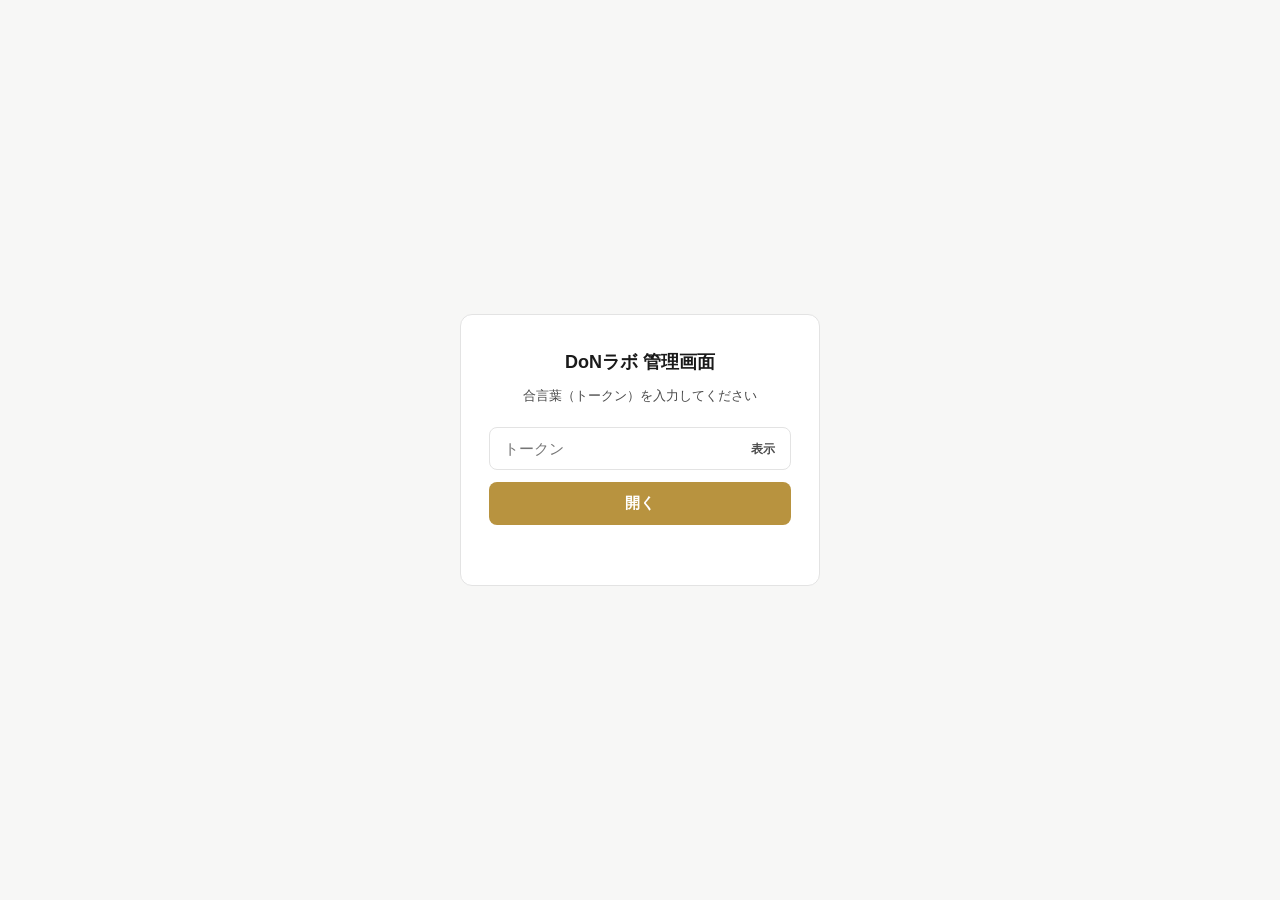
<file: admin.html>
<!DOCTYPE html>
<html lang="ja">
<head>
<meta charset="UTF-8">
<meta name="viewport" content="width=device-width, initial-scale=1.0">
<meta name="robots" content="noindex, nofollow">
<title>DoNラボ ｜ 管理画面（回答一覧）</title>
<style>
  :root{
    --ink:#1a1a1a;
    --ink-soft:#4a4a4a;
    --line:#e3e3e3;
    --line-soft:#efefef;
    --paper:#ffffff;
    --mist:#f7f7f6;
    --gold:#b8933f;
    --gold-soft:#f4ead3;
    --danger:#c0392b;
  }
  *,*::before,*::after{ box-sizing:border-box; }
  body{
    margin:0;
    font-family:'Hiragino Sans','Noto Sans JP',sans-serif;
    color:var(--ink);
    background:var(--mist);
    line-height:1.7;
  }

  /* ---------- ログイン（トークン入力）画面 ---------- */
  #gate{
    min-height:100vh;
    display:flex;
    align-items:center;
    justify-content:center;
    padding:24px;
  }
  #gate .box{
    width:100%;
    max-width:360px;
    background:var(--paper);
    border:1px solid var(--line);
    border-radius:12px;
    padding:32px 28px;
    text-align:center;
  }
  #gate h1{ font-size:18px; margin:0 0 8px; }
  #gate p{ font-size:13px; color:var(--ink-soft); margin:0 0 20px; }
  #gate .input-wrap{
    position:relative;
    margin-bottom:12px;
  }
  #gate input{
    width:100%;
    padding:12px 44px 12px 14px;
    border:1px solid var(--line);
    border-radius:8px;
    font-size:15px;
  }
  #gate .toggle-pw{
    position:absolute;
    top:50%;
    right:10px;
    transform:translateY(-50%);
    border:none;
    background:none;
    cursor:pointer;
    font-size:12px;
    color:var(--ink-soft);
    padding:6px;
    width:auto;
  }
  #gate button, .btn{
    width:100%;
    padding:12px 14px;
    border:none;
    border-radius:8px;
    background:var(--gold);
    color:#fff;
    font-size:15px;
    font-weight:700;
    cursor:pointer;
  }
  #gate .error{ color:var(--danger); font-size:13px; margin-top:10px; min-height:18px; }

  /* ---------- 管理画面本体 ---------- */
  #app{ display:none; max-width:900px; margin:0 auto; padding:32px 20px 80px; }
  header.topbar{
    display:flex;
    align-items:center;
    justify-content:space-between;
    gap:12px;
    margin-bottom:24px;
    flex-wrap:wrap;
  }
  header.topbar h1{ font-size:20px; margin:0; }
  header.topbar .actions{ display:flex; gap:8px; }
  header.topbar button{
    padding:8px 14px;
    border:1px solid var(--line);
    background:var(--paper);
    border-radius:8px;
    font-size:13px;
    cursor:pointer;
  }

  #search{
    width:100%;
    padding:10px 14px;
    border:1px solid var(--line);
    border-radius:8px;
    font-size:14px;
    margin-bottom:20px;
  }

  #status{ font-size:13px; color:var(--ink-soft); margin-bottom:16px; }

  .card{
    background:var(--paper);
    border:1px solid var(--line);
    border-radius:12px;
    padding:22px 24px;
    margin-bottom:16px;
  }
  .card h2{
    font-size:16px;
    margin:0 0 4px;
    display:flex;
    flex-wrap:wrap;
    gap:8px;
    align-items:baseline;
  }
  .card h2 .genre{
    font-size:12px;
    font-weight:700;
    color:var(--gold);
    background:var(--gold-soft);
    padding:2px 8px;
    border-radius:999px;
  }
  .card .timestamp{ font-size:12px; color:#999; margin-bottom:14px; }

  .field{ margin-bottom:10px; font-size:14px; }
  .field .label{ font-weight:700; color:var(--ink-soft); margin-right:4px; }
  .field .value{ white-space:pre-wrap; word-break:break-word; }

  .images{ display:flex; flex-wrap:wrap; gap:8px; margin-top:10px; }
  .images a{
    display:inline-block;
    padding:6px 10px;
    border:1px solid var(--line);
    border-radius:6px;
    font-size:12px;
    color:var(--gold);
    text-decoration:none;
  }

  #empty{ text-align:center; color:var(--ink-soft); padding:60px 0; display:none; }
</style>
</head>
<body>

  <!-- 合言葉（トークン）入力画面。トークンはコードに書かず、毎回ここで入力する -->
  <div id="gate">
    <div class="box">
      <h1>DoNラボ 管理画面</h1>
      <p>合言葉（トークン）を入力してください</p>
      <div class="input-wrap">
        <input type="password" id="token-input" placeholder="トークン" autocomplete="off">
        <button type="button" class="toggle-pw" id="toggle-pw-btn">表示</button>
      </div>
      <button id="login-btn">開く</button>
      <div class="error" id="gate-error"></div>
    </div>
  </div>

  <!-- 本体：ログイン後に表示 -->
  <div id="app">
    <header class="topbar">
      <h1>回答一覧</h1>
      <div class="actions">
        <button id="refresh-btn">再読み込み</button>
        <button id="logout-btn">ログアウト</button>
      </div>
    </header>

    <input type="text" id="search" placeholder="サロン名・エリア・業種で検索">
    <div id="status"></div>

    <div id="list"></div>
    <div id="empty">まだ回答がありません</div>
  </div>

<script>
  // ↓ donlab-form.html の GAS_URL と同じもの（デプロイ後のウェブアプリURL）を入れる
  const GAS_URL = "https://script.google.com/macros/s/AKfycbxkstKURVeJBl1C8q_y7USLxT3P_qOMm6bLUYgJ1FM0KF4Shck6KUVQl1xqR1ePuMJ9/exec";

  // トークンはsessionStorageのみに保持（タブを閉じれば消える。localStorageやコードには書かない）
  const TOKEN_KEY = 'donlab_admin_token';

  const gate       = document.getElementById('gate');
  const app        = document.getElementById('app');
  const tokenInput = document.getElementById('token-input');
  const togglePwBtn = document.getElementById('toggle-pw-btn');
  const loginBtn   = document.getElementById('login-btn');
  const gateError  = document.getElementById('gate-error');
  const refreshBtn = document.getElementById('refresh-btn');
  const logoutBtn  = document.getElementById('logout-btn');
  const searchBox  = document.getElementById('search');
  const statusEl   = document.getElementById('status');
  const listEl     = document.getElementById('list');
  const emptyEl    = document.getElementById('empty');

  let allRows = [];

  // 表示したい項目（キー：シートの列名 / ラベル：画面表示名）
  const FIELD_MAP = [
    ['エリア', 'エリア'],
    ['Instagram', 'Instagram'],
    ['コンセプト', 'コンセプト（どんなお店？）'],
    ['オーナーの想い', 'オーナーの想い'],
    ['ターゲット', 'ターゲット'],
    ['テイスト', 'テイスト'],
    ['色系統', '色系統'],
    ['カスタム色', 'カスタム色'],
    ['参考サイト', '参考サイト・アカウント'],
    ['追加セクション', '追加したいセクション'],
    ['その他セクション', 'その他の要望'],
  ];

  function escapeHtml(str){
    return String(str ?? '').replace(/[&<>"']/g, c => ({
      '&':'&amp;', '<':'&lt;', '>':'&gt;', '"':'&quot;', "'":'&#39;'
    }[c]));
  }

  function renderCard(row){
    const salon = row['サロン名'] || '（サロン名未回答）';
    const genre = row['業種'] || '未回答';
    const ts = row['タイムスタンプ'] || '';

    let html = `<div class="card">`;
    html += `<h2>${escapeHtml(salon)} <span class="genre">${escapeHtml(genre)}</span></h2>`;
    html += `<div class="timestamp">受信日時：${escapeHtml(ts)}</div>`;

    FIELD_MAP.forEach(([key, label]) => {
      const value = row[key];
      if(!value || String(value).trim() === '') return;
      html += `<div class="field"><span class="label">${escapeHtml(label)}：</span><span class="value">${escapeHtml(value)}</span></div>`;
    });

    const imageUrls = String(row['画像URL'] || '').split('\n').filter(Boolean);
    if(imageUrls.length){
      html += `<div class="images">`;
      imageUrls.forEach((url, i) => {
        html += `<a href="${escapeHtml(url)}" target="_blank" rel="noopener">写真${i+1}</a>`;
      });
      html += `</div>`;
    }

    html += `</div>`;
    return html;
  }

  function render(){
    const q = searchBox.value.trim().toLowerCase();
    const filtered = allRows.filter(row => {
      if(!q) return true;
      const haystack = [row['サロン名'], row['エリア'], row['業種']].join(' ').toLowerCase();
      return haystack.includes(q);
    });

    listEl.innerHTML = filtered.map(renderCard).join('');
    emptyEl.style.display = filtered.length ? 'none' : 'block';
    statusEl.textContent = `${filtered.length}件（全${allRows.length}件）`;
  }

  async function loadData(token){
    statusEl.textContent = '読み込み中…';
    const res = await fetch(`${GAS_URL}?token=${encodeURIComponent(token)}`);
    const json = await res.json();
    if(json.result !== 'ok'){
      throw new Error(json.message || '取得に失敗しました');
    }
    // 新しい回答を上に表示
    allRows = json.data.slice().reverse();
    render();
  }

  function showApp(){
    gate.style.display = 'none';
    app.style.display = 'block';
  }

  function showGate(message){
    app.style.display = 'none';
    gate.style.display = 'flex';
    gateError.textContent = message || '';
  }

  async function tryLogin(token){
    if(!token){
      gateError.textContent = 'トークンを入力してください';
      return;
    }
    loginBtn.disabled = true;
    loginBtn.textContent = '確認中…';
    try{
      await loadData(token);
      sessionStorage.setItem(TOKEN_KEY, token);
      showApp();
    }catch(err){
      showGate(err.message);
    }finally{
      loginBtn.disabled = false;
      loginBtn.textContent = '開く';
    }
  }

  togglePwBtn.addEventListener('click', () => {
    const showing = tokenInput.type === 'text';
    tokenInput.type = showing ? 'password' : 'text';
    togglePwBtn.textContent = showing ? '表示' : '非表示';
  });

  loginBtn.addEventListener('click', () => tryLogin(tokenInput.value.trim()));
  tokenInput.addEventListener('keydown', e => {
    if(e.key === 'Enter') tryLogin(tokenInput.value.trim());
  });

  refreshBtn.addEventListener('click', () => {
    const token = sessionStorage.getItem(TOKEN_KEY);
    if(token) loadData(token).catch(err => alert(err.message));
  });

  logoutBtn.addEventListener('click', () => {
    sessionStorage.removeItem(TOKEN_KEY);
    tokenInput.value = '';
    showGate();
  });

  searchBox.addEventListener('input', render);

  // ページを開いた時、同じタブ内で既にログイン済みなら自動で読み込む
  (function init(){
    const saved = sessionStorage.getItem(TOKEN_KEY);
    if(saved){
      loadData(saved).then(showApp).catch(() => showGate());
    }
  })();
</script>
</body>
</html>
</file>
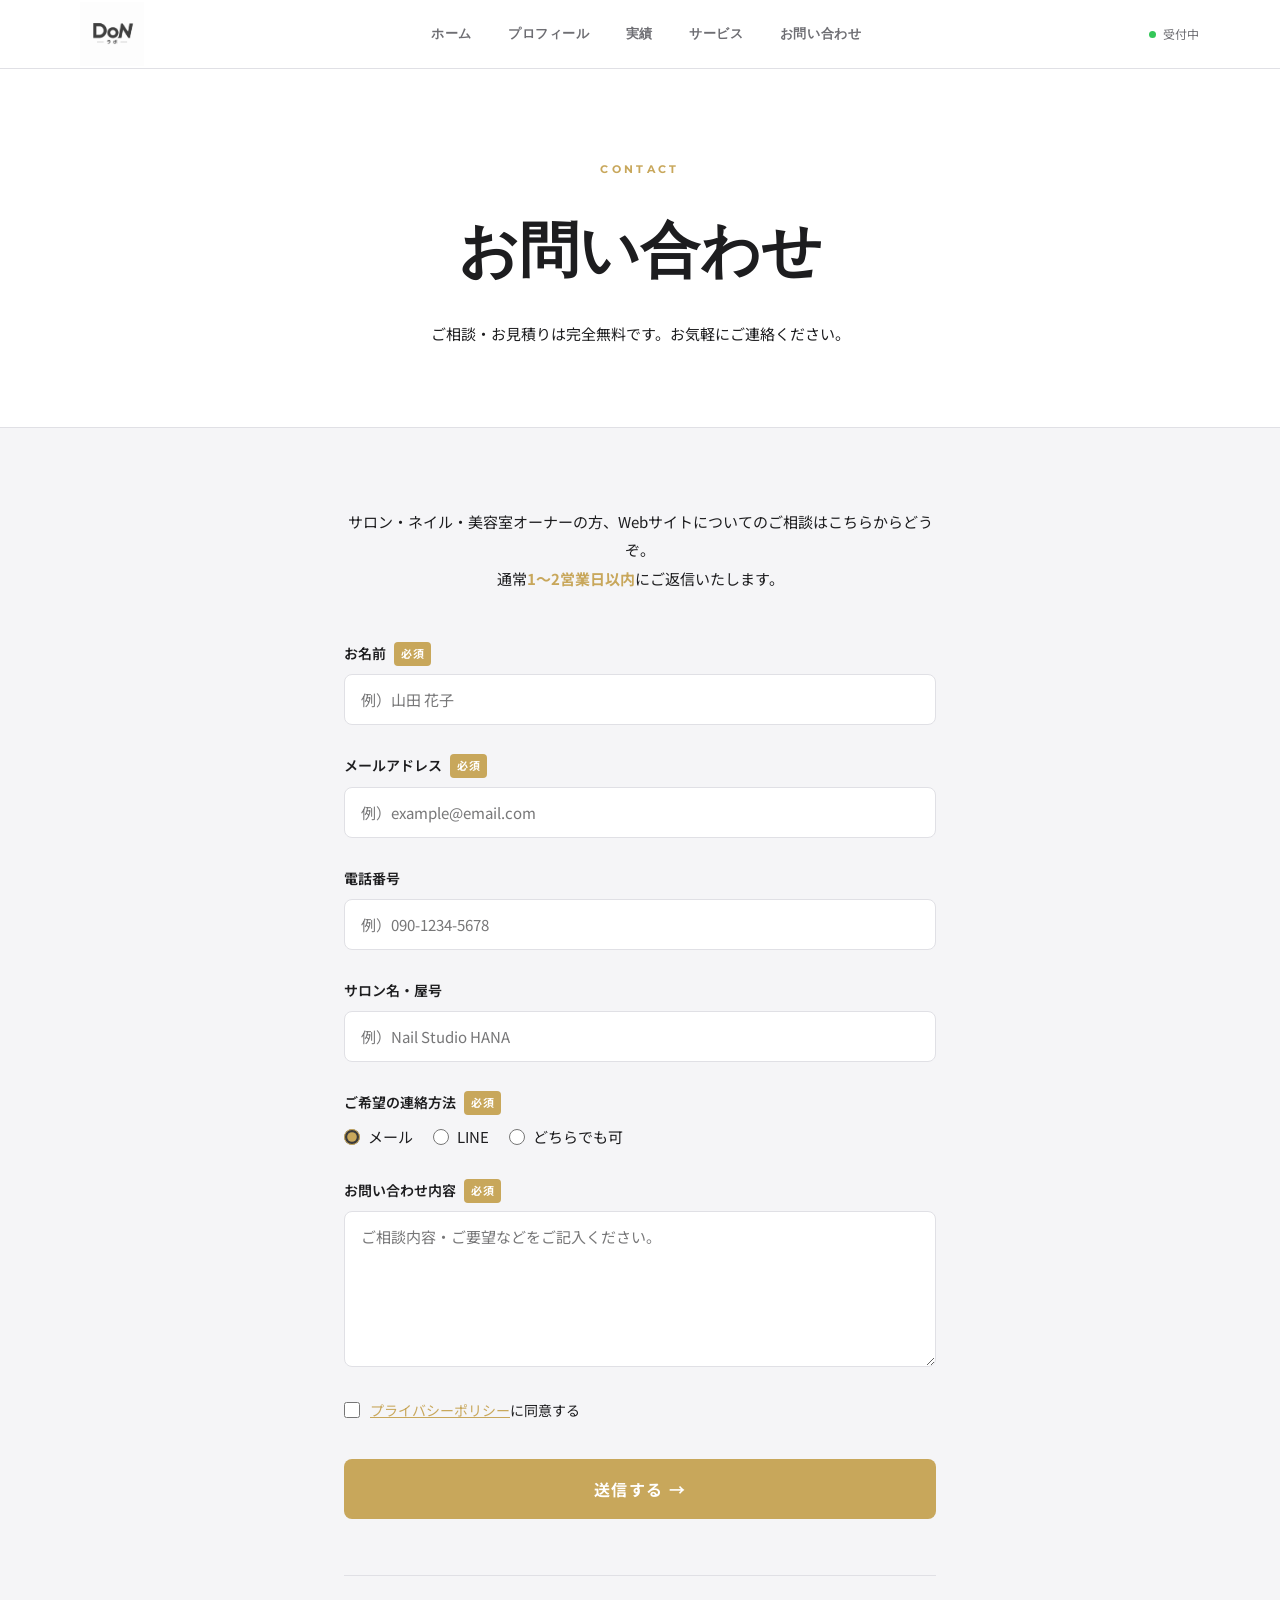
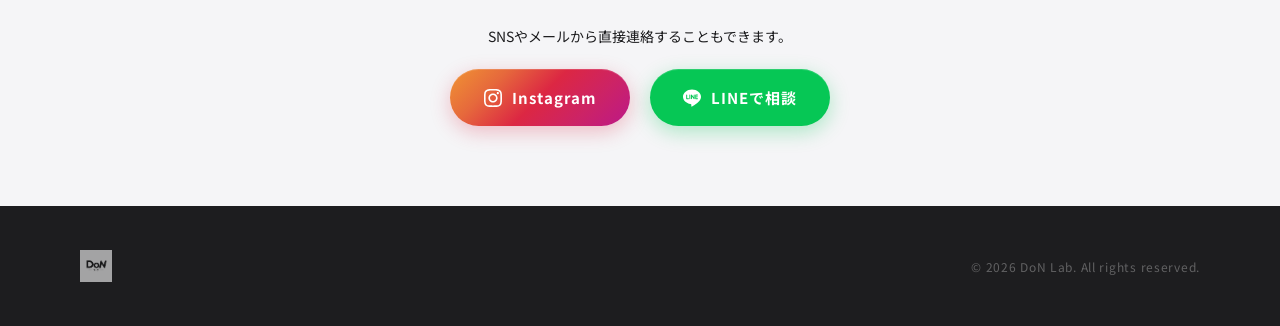
<file: contact.html>
<!DOCTYPE html>
<html lang="ja">
<head>
  <meta charset="UTF-8">
  <meta name="viewport" content="width=device-width, initial-scale=1.0">
  <title>お問い合わせ | DoN Lab</title>
  <link rel="preconnect" href="https://fonts.googleapis.com">
  <link rel="preconnect" href="https://fonts.gstatic.com" crossorigin>
  <link href="https://fonts.googleapis.com/css2?family=Inter:wght@300;400;600;700&family=Montserrat:wght@700;800;900&family=Noto+Sans+JP:wght@300;400;700&display=swap" rel="stylesheet">
  <link rel="stylesheet" href="css/base.css">
  <link rel="stylesheet" href="css/contact.css">
</head>
<body>

  <svg class="noise-overlay" xmlns="http://www.w3.org/2000/svg">
    <filter id="noise-filter">
      <feTurbulence type="fractalNoise" baseFrequency="0.65" numOctaves="3" stitchTiles="stitch"/>
      <feColorMatrix type="saturate" values="0"/>
    </filter>
    <rect width="100%" height="100%" filter="url(#noise-filter)"/>
  </svg>

  <header class="header scrolled" id="header">
    <div class="header-inner">
      <a href="index.html" class="logo-mark"><img src="images/logo.png" alt="DoN Lab" class="logo-img"></a>
      <nav class="nav">
        <a href="index.html" class="nav-link">ホーム</a>
        <a href="profile.html" class="nav-link">プロフィール</a>
        <a href="index.html#works" class="nav-link">実績</a>
        <a href="plan.html" class="nav-link">サービス</a>
        <a href="contact.html" class="nav-link nav-link--active">お問い合わせ</a>
      </nav>
      <div class="header-right">
        <div class="availability"><span class="avail-dot"></span><span class="avail-text">受付中</span></div>
        <button class="hamburger" id="hamburger" aria-label="メニュー"><span></span><span></span></button>
      </div>
    </div>
  </header>

  <div class="mobile-nav" id="mobile-nav">
    <a href="index.html" class="mobile-link">ホーム</a>
    <a href="profile.html" class="mobile-link">プロフィール</a>
    <a href="index.html#works" class="mobile-link">実績</a>
    <a href="plan.html" class="mobile-link">サービス</a>
    <a href="contact.html" class="mobile-link">お問い合わせ</a>
  </div>

  <!-- PAGE HERO -->
  <section class="cf-hero">
    <div class="cf-hero-inner">
      <div class="section-eyebrow reveal-up">Contact</div>
      <h1 class="cf-hero-title reveal-up">お問い合わせ</h1>
      <p class="cf-hero-sub reveal-up">ご相談・お見積りは完全無料です。お気軽にご連絡ください。</p>
    </div>
  </section>

  <!-- FORM SECTION -->
  <section class="section cf-section">
    <div class="cf-container">

      <p class="cf-lead reveal-up">
        サロン・ネイル・美容室オーナーの方、Webサイトについてのご相談はこちらからどうぞ。<br>
        通常<span class="cf-accent">1〜2営業日以内</span>にご返信いたします。
      </p>

      <form class="cf-form reveal-up" action="#" method="post">

        <div class="cf-field">
          <label class="cf-label">お名前<span class="cf-required">必須</span></label>
          <input type="text" class="cf-input" placeholder="例）山田 花子" required>
        </div>

        <div class="cf-field">
          <label class="cf-label">メールアドレス<span class="cf-required">必須</span></label>
          <input type="email" class="cf-input" placeholder="例）example@email.com" required>
        </div>

        <div class="cf-field">
          <label class="cf-label">電話番号</label>
          <input type="tel" class="cf-input" placeholder="例）090-1234-5678">
        </div>

        <div class="cf-field">
          <label class="cf-label">サロン名・屋号</label>
          <input type="text" class="cf-input" placeholder="例）Nail Studio HANA">
        </div>

        <div class="cf-field">
          <label class="cf-label">ご希望の連絡方法<span class="cf-required">必須</span></label>
          <div class="cf-radio-group">
            <label class="cf-radio"><input type="radio" name="contact_method" value="mail" checked><span>メール</span></label>
            <label class="cf-radio"><input type="radio" name="contact_method" value="line"><span>LINE</span></label>
            <label class="cf-radio"><input type="radio" name="contact_method" value="both"><span>どちらでも可</span></label>
          </div>
        </div>

        <div class="cf-field">
          <label class="cf-label">お問い合わせ内容<span class="cf-required">必須</span></label>
          <textarea class="cf-textarea" rows="6" placeholder="ご相談内容・ご要望などをご記入ください。" required></textarea>
        </div>

        <div class="cf-privacy">
          <label class="cf-check">
            <input type="checkbox" required>
            <span><a href="#" class="cf-privacy-link">プライバシーポリシー</a>に同意する</span>
          </label>
        </div>

        <div class="cf-submit-wrap">
          <button type="submit" class="cf-submit">送信する →</button>
        </div>

      </form>

      <div class="cf-alt reveal-up">
        <p class="cf-alt-text">SNSやメールから直接連絡することもできます。</p>
        <div class="contact-btns">
          <a href="https://www.instagram.com/" target="_blank" rel="noopener" class="btn btn-instagram">
            <svg width="18" height="18" viewBox="0 0 24 24" fill="currentColor"><path d="M12 2.163c3.204 0 3.584.012 4.85.07 3.252.148 4.771 1.691 4.919 4.919.058 1.265.069 1.645.069 4.849 0 3.205-.012 3.584-.069 4.849-.149 3.225-1.664 4.771-4.919 4.919-1.266.058-1.644.07-4.85.07-3.204 0-3.584-.012-4.849-.07-3.26-.149-4.771-1.699-4.919-4.92-.058-1.265-.07-1.644-.07-4.849 0-3.204.013-3.583.07-4.849.149-3.227 1.664-4.771 4.919-4.919 1.266-.057 1.645-.069 4.849-.069zm0-2.163c-3.259 0-3.667.014-4.947.072-4.358.2-6.78 2.618-6.98 6.98-.059 1.281-.073 1.689-.073 4.948 0 3.259.014 3.668.072 4.948.2 4.358 2.618 6.78 6.98 6.98 1.281.058 1.689.072 4.948.072 3.259 0 3.668-.014 4.948-.072 4.354-.2 6.782-2.618 6.979-6.98.059-1.28.073-1.689.073-4.948 0-3.259-.014-3.667-.072-4.947-.196-4.354-2.617-6.78-6.979-6.98-1.281-.059-1.69-.073-4.949-.073zm0 5.838c-3.403 0-6.162 2.759-6.162 6.162s2.759 6.163 6.162 6.163 6.162-2.759 6.162-6.163c0-3.403-2.759-6.162-6.162-6.162zm0 10.162c-2.209 0-4-1.79-4-4 0-2.209 1.791-4 4-4s4 1.791 4 4c0 2.21-1.791 4-4 4zm6.406-11.845c-.796 0-1.441.645-1.441 1.44s.645 1.44 1.441 1.44c.795 0 1.439-.645 1.439-1.44s-.644-1.44-1.439-1.44z"/></svg>
            Instagram
          </a>
          <a href="https://lin.ee/NTV20WZ" class="btn btn-line" target="_blank" rel="noopener">
            <svg width="18" height="18" viewBox="0 0 24 24" fill="currentColor"><path d="M19.365 9.863c.349 0 .63.285.63.63 0 .345-.281.63-.63.63H17.61v1.125h1.755c.349 0 .63.283.63.63 0 .344-.281.629-.63.629h-2.386c-.345 0-.627-.285-.627-.629V8.108c0-.345.282-.63.63-.63h2.386c.346 0 .627.285.627.63 0 .349-.281.63-.63.63H17.61v1.125h1.755zm-3.855 3.016c0 .27-.174.51-.432.596-.064.021-.133.031-.199.031-.211 0-.391-.09-.51-.25l-2.443-3.317v2.94c0 .344-.279.629-.631.629-.346 0-.626-.285-.626-.629V8.108c0-.27.173-.51.43-.595.06-.023.136-.033.194-.033.195 0 .375.104.495.254l2.462 3.33V8.108c0-.345.282-.63.63-.63.345 0 .63.285.63.63v4.771zm-5.741 0c0 .344-.282.629-.631.629-.345 0-.627-.285-.627-.629V8.108c0-.345.282-.63.63-.63.346 0 .628.285.628.63v4.771zm-2.466.629H4.917c-.345 0-.63-.285-.63-.629V8.108c0-.345.285-.63.63-.63.348 0 .63.285.63.63v4.141h1.756c.348 0 .629.283.629.63 0 .344-.282.629-.629.629M24 10.314C24 4.943 18.615.572 12 .572S0 4.943 0 10.314c0 4.811 4.27 8.842 10.035 9.608.391.082.923.258 1.058.59.12.301.079.766.038 1.08l-.164 1.02c-.045.301-.24 1.186 1.049.645 1.291-.539 6.916-4.078 9.436-6.975C23.176 14.393 24 12.458 24 10.314"/></svg>
            LINEで相談
          </a>
        </div>
      </div>

    </div>
  </section>

  <footer class="footer">
    <div class="container footer-inner">
      <div class="footer-logo"><img src="images/logo.png" alt="DoN Lab" class="logo-img" style="height:32px"></div>
      <p class="footer-copy">&copy; 2026 DoN Lab. All rights reserved.</p>
    </div>
  </footer>

  <script src="js/script.js"></script>
  <script>
    document.body.classList.remove('loading');
    const obs = new IntersectionObserver((entries, o) => {
      entries.forEach(e => { if (e.isIntersecting) { e.target.classList.add('visible'); o.unobserve(e.target); } });
    }, { threshold: 0.1 });
    document.querySelectorAll('.reveal-up').forEach(el => obs.observe(el));
    setTimeout(() => document.querySelectorAll('.cf-hero .reveal-up').forEach(el => el.classList.add('visible')), 100);
  </script>
</body>
</html>
</file>
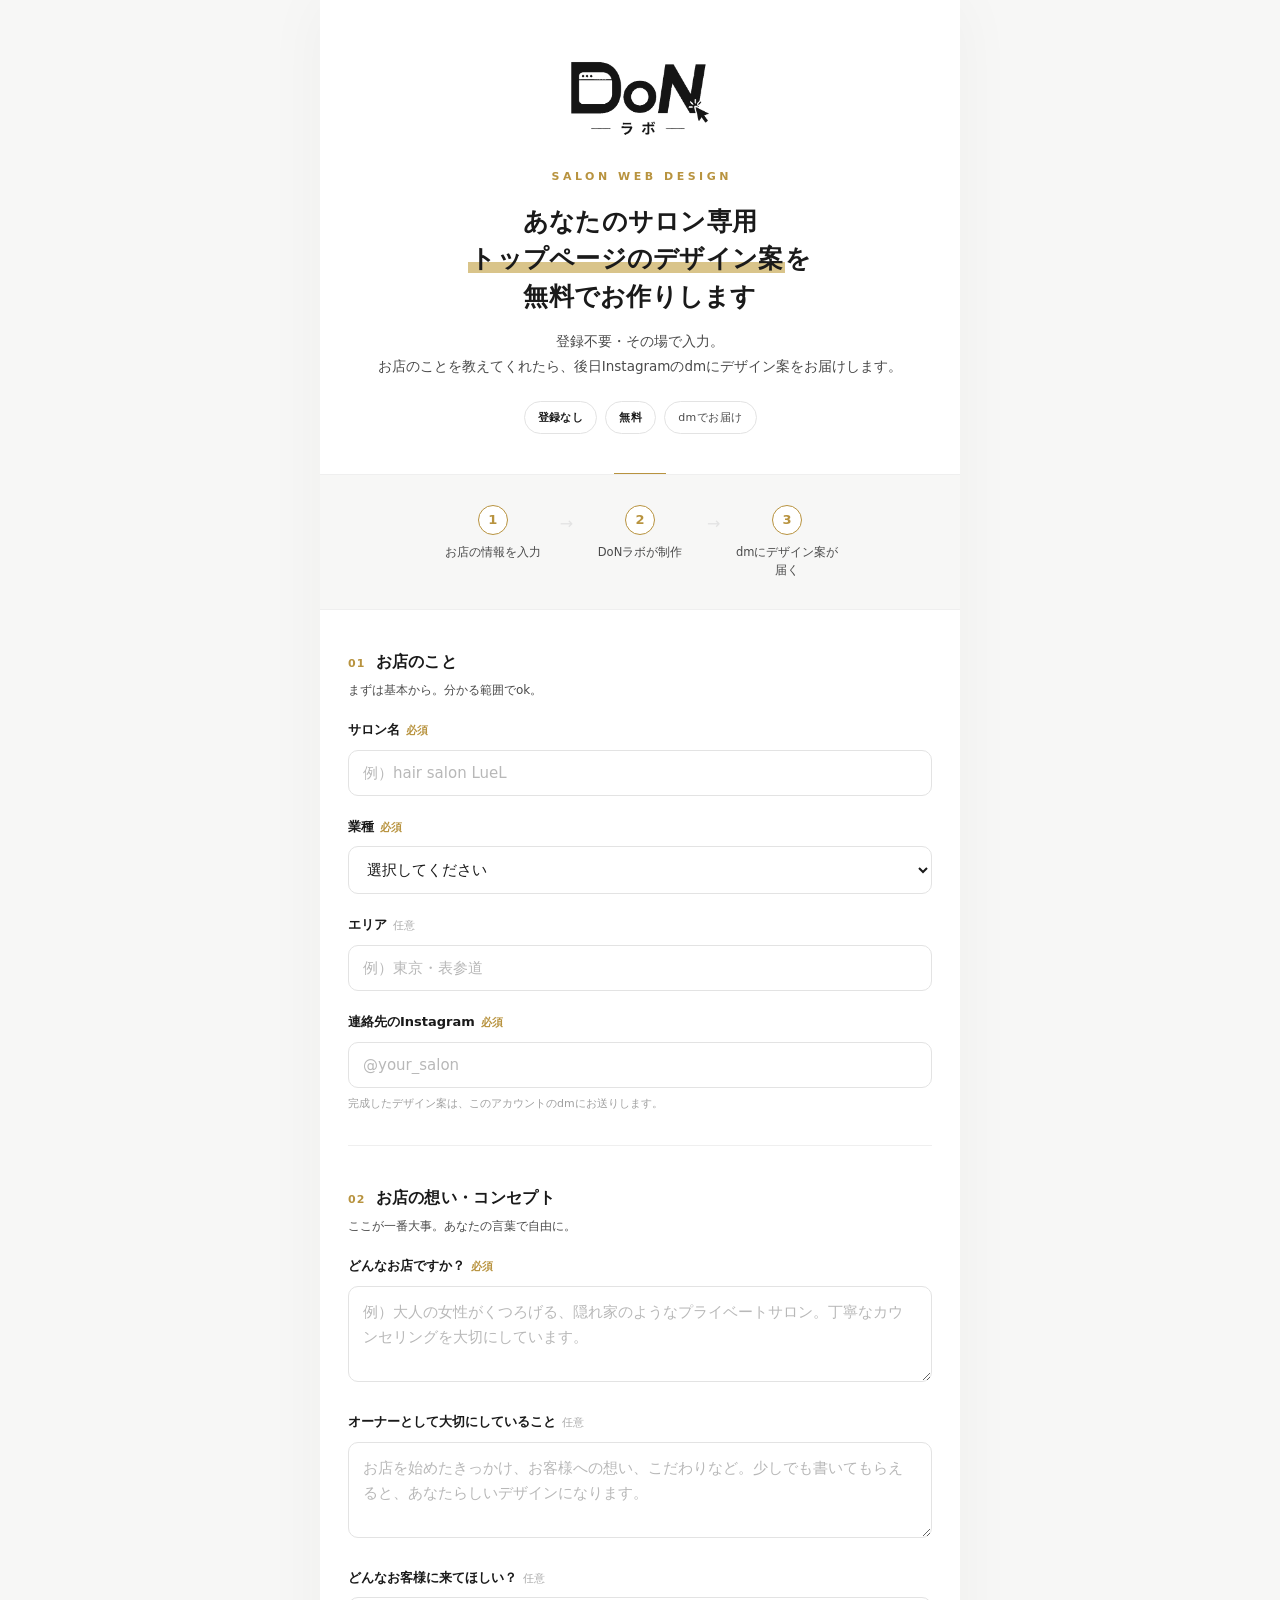
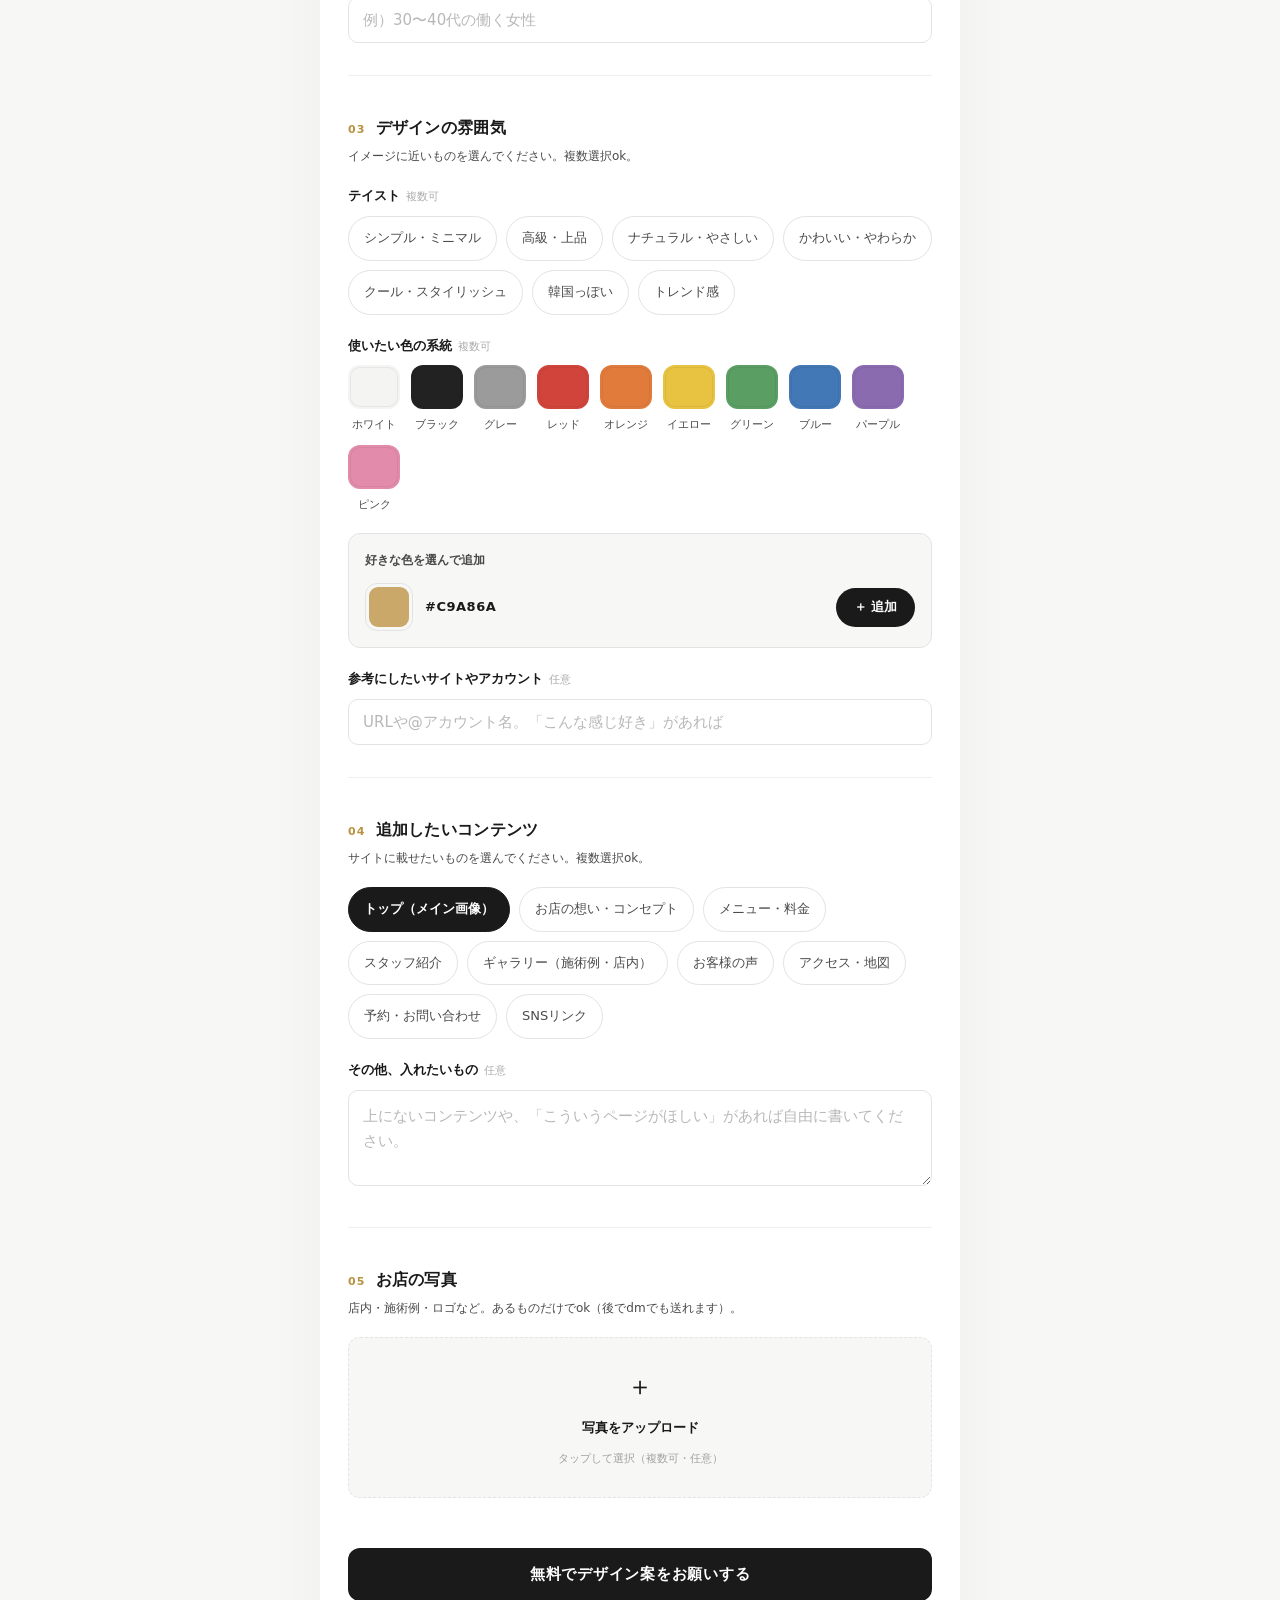
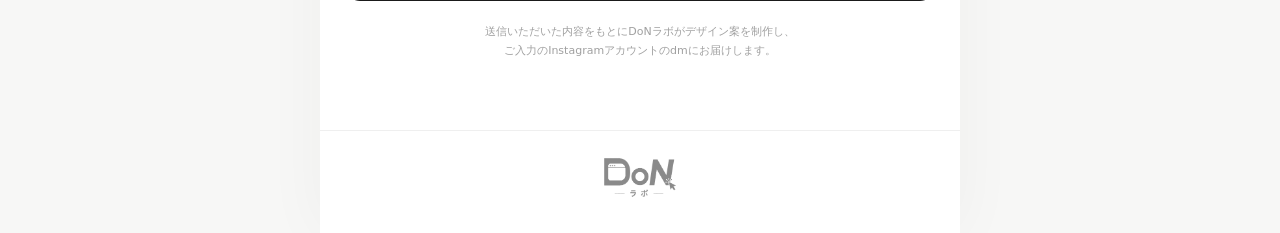
<file: form.html>
<!DOCTYPE html>
<html lang="ja">
<head>
<meta charset="UTF-8">
<meta name="viewport" content="width=device-width, initial-scale=1.0">
<meta name="robots" content="noindex, nofollow">
<title>DoNラボ ｜ サロン専用トップページ 無料デザイン</title>
<style>
  :root{
    --ink:#1a1a1a;
    --ink-soft:#4a4a4a;
    --line:#e3e3e3;
    --line-soft:#efefef;
    --paper:#ffffff;
    --mist:#f7f7f6;
    --gold:#b8933f;
    --gold-soft:#d9c48a;
    --radius:14px;
  }
  *{box-sizing:border-box;margin:0;padding:0;}
  html{scroll-behavior:smooth;}
  body{
    font-family:'Hiragino Kaku Gothic ProN','Hiragino Sans','Noto Sans JP',system-ui,-apple-system,sans-serif;
    color:var(--ink);
    background:var(--mist);
    line-height:1.75;
    -webkit-font-smoothing:antialiased;
    font-feature-settings:"palt";
  }
  .wrap{max-width:640px;margin:0 auto;background:var(--paper);min-height:100vh;
    box-shadow:0 0 60px rgba(0,0,0,.04);}
  /* ---------- hero ---------- */
  .hero{padding:56px 28px 40px;text-align:center;border-bottom:1px solid var(--line-soft);
    position:relative;overflow:hidden;}
  .hero::after{content:"";position:absolute;left:50%;bottom:-1px;width:52px;height:2px;
    background:var(--gold);transform:translateX(-50%);}
  .logo{width:150px;max-width:52%;height:auto;margin:0 auto 26px;display:block;}
  .eyebrow{font-size:11px;letter-spacing:.32em;color:var(--gold);font-weight:700;
    margin-bottom:16px;text-indent:.32em;}
  .hero h1{font-size:25px;line-height:1.5;font-weight:800;letter-spacing:.01em;
    margin-bottom:14px;}
  .hero h1 .u{background:linear-gradient(transparent 62%,var(--gold-soft) 62%);padding:0 2px;}
  .hero p{font-size:13.5px;color:var(--ink-soft);line-height:1.85;}
  .badges{display:flex;gap:8px;justify-content:center;flex-wrap:wrap;margin-top:22px;}
  .badge{font-size:11px;letter-spacing:.04em;color:var(--ink-soft);
    border:1px solid var(--line);border-radius:100px;padding:6px 13px;background:var(--paper);}
  .badge b{color:var(--ink);font-weight:700;}
  /* ---------- flow ---------- */
  .flow{padding:30px 28px;background:var(--mist);border-bottom:1px solid var(--line-soft);}
  .flow-row{display:flex;align-items:flex-start;gap:14px;margin:0 auto;max-width:400px;}
  .flow-item{flex:1;text-align:center;}
  .flow-num{width:30px;height:30px;border-radius:50%;border:1.5px solid var(--gold);
    color:var(--gold);font-size:13px;font-weight:700;display:flex;align-items:center;
    justify-content:center;margin:0 auto 9px;background:var(--paper);}
  .flow-item p{font-size:11.5px;line-height:1.5;color:var(--ink-soft);}
  .flow-arrow{color:var(--line);font-size:16px;padding-top:5px;}
  /* ---------- form ---------- */
  form{padding:8px 0 40px;}
  .sec{padding:30px 28px 4px;}
  .sec-head{display:flex;align-items:baseline;gap:10px;margin-bottom:4px;}
  .sec-no{font-size:11px;font-weight:700;color:var(--gold);letter-spacing:.1em;
    font-variant-numeric:tabular-nums;}
  .sec-title{font-size:16px;font-weight:800;letter-spacing:.02em;}
  .sec-desc{font-size:12px;color:var(--ink-soft);margin:2px 0 18px 0;}
  .field{margin-bottom:20px;}
  label.lb{display:block;font-size:13px;font-weight:700;margin-bottom:8px;}
  label.lb .req{color:var(--gold);font-size:11px;font-weight:700;margin-left:6px;}
  label.lb .opt{color:#aaa;font-size:11px;font-weight:500;margin-left:6px;}
  input[type=text],input[type=url],textarea,select{
    width:100%;border:1px solid var(--line);border-radius:10px;padding:13px 14px;
    font-size:15px;font-family:inherit;color:var(--ink);background:var(--paper);
    transition:border-color .15s,box-shadow .15s;}
  textarea{resize:vertical;min-height:96px;line-height:1.7;}
  input:focus,textarea:focus,select:focus{outline:none;border-color:var(--gold);
    box-shadow:0 0 0 3px rgba(184,147,63,.12);}
  input::placeholder,textarea::placeholder{color:#b8b8b8;}
  .hint{font-size:11px;color:#a0a0a0;margin-top:6px;}
  /* chips */
  .chips{display:flex;flex-wrap:wrap;gap:9px;}
  .chip{position:relative;}
  .chip input{position:absolute;opacity:0;width:0;height:0;}
  .chip span{display:block;font-size:13px;padding:10px 15px;border:1px solid var(--line);
    border-radius:100px;cursor:pointer;transition:.15s;user-select:none;color:var(--ink-soft);}
  .chip input:checked+span{border-color:var(--ink);background:var(--ink);color:#fff;font-weight:600;}
  .chip input:focus-visible+span{box-shadow:0 0 0 3px rgba(184,147,63,.2);}
  /* color chips */
  .colors{display:flex;flex-wrap:wrap;gap:11px;}
  .col{position:relative;}
  .col input{position:absolute;opacity:0;width:0;height:0;}
  .col span{display:flex;flex-direction:column;align-items:center;gap:6px;cursor:pointer;
    font-size:10.5px;color:var(--ink-soft);width:52px;}
  .sw{width:44px;height:44px;border-radius:12px;border:2px solid transparent;
    box-shadow:inset 0 0 0 1px rgba(0,0,0,.06);transition:.15s;}
  .col input:checked+span .sw{border-color:var(--ink);transform:scale(1.05);}
  .col input:checked+span{color:var(--ink);font-weight:700;}
  /* custom color chip */
  .col.custom span{position:relative;font-size:9px;letter-spacing:.02em;}
  .col.custom .cc-x{position:absolute;top:-4px;right:2px;width:16px;height:16px;border:none;
    border-radius:50%;background:var(--ink);color:#fff;font-size:11px;line-height:1;cursor:pointer;
    display:flex;align-items:center;justify-content:center;padding:0;}
  /* color picker */
  .picker{margin-top:20px;padding:16px;border:1px solid var(--line);border-radius:12px;
    background:var(--mist);}
  .picker-head{font-size:12px;font-weight:700;color:var(--ink-soft);margin-bottom:12px;}
  .picker-row{display:flex;align-items:center;gap:12px;}
  #cp{width:48px;height:48px;padding:0;border:1px solid var(--line);border-radius:12px;
    background:none;cursor:pointer;flex-shrink:0;}
  #cp::-webkit-color-swatch-wrapper{padding:3px;}
  #cp::-webkit-color-swatch{border:none;border-radius:9px;}
  #cp::-moz-color-swatch{border:none;border-radius:9px;}
  .cp-hex{font-size:13px;font-variant-numeric:tabular-nums;letter-spacing:.04em;
    color:var(--ink);font-weight:600;flex:1;}
  .cp-add{border:none;background:var(--ink);color:#fff;font-size:12.5px;font-weight:700;
    padding:11px 18px;border-radius:100px;cursor:pointer;font-family:inherit;transition:.15s;}
  .cp-add:hover{background:#000;}
  /* upload */
  .drop{display:block;border:1.5px dashed var(--line);border-radius:12px;padding:26px 16px;text-align:center;
    cursor:pointer;transition:.15s;background:var(--mist);}
  .drop:hover{border-color:var(--gold);background:#fbf9f4;}
  .drop .ic{font-size:26px;margin-bottom:8px;}
  .drop p{font-size:13px;font-weight:600;margin-bottom:3px;}
  .drop small{font-size:11px;color:#a0a0a0;}
  .drop input{display:none;}
  .thumbs{display:grid;grid-template-columns:repeat(3,1fr);gap:9px;}
  .thumbs:not(:empty){margin-top:12px;}
  .thumb{position:relative;aspect-ratio:1;border-radius:10px;overflow:hidden;background:var(--mist);
    border:1px solid var(--line);}
  .thumb img{width:100%;height:100%;object-fit:cover;display:block;}
  .thumb button{position:absolute;top:5px;right:5px;width:22px;height:22px;border:none;
    border-radius:50%;background:rgba(0,0,0,.6);color:#fff;font-size:13px;cursor:pointer;
    line-height:1;display:flex;align-items:center;justify-content:center;}
  /* divider */
  .div{height:1px;background:var(--line-soft);margin:8px 28px;}
  /* submit */
  .submit-wrap{padding:26px 28px 8px;}
  button.submit{width:100%;border:none;border-radius:12px;padding:17px;font-size:15px;
    font-weight:800;letter-spacing:.05em;color:#fff;background:var(--ink);cursor:pointer;
    transition:.15s;font-family:inherit;}
  button.submit:hover{background:#000;}
  button.submit:disabled{opacity:.5;cursor:not-allowed;}
  .note{text-align:center;font-size:11px;color:#a0a0a0;padding:14px 28px 30px;line-height:1.7;}
  .foot{text-align:center;padding:24px;border-top:1px solid var(--line-soft);}
  .foot img{width:78px;opacity:.5;}
  /* thanks */
  .thanks{display:none;padding:70px 28px;text-align:center;}
  .thanks.show{display:block;}
  .thanks .ic{width:60px;height:60px;border-radius:50%;background:var(--ink);color:#fff;
    display:flex;align-items:center;justify-content:center;font-size:28px;margin:0 auto 24px;}
  .thanks h2{font-size:21px;font-weight:800;margin-bottom:14px;}
  .thanks p{font-size:14px;color:var(--ink-soft);line-height:1.9;}
  @media(max-width:480px){
    .hero h1{font-size:22px;}
    .sec{padding:26px 20px 4px;}
    .submit-wrap,.note{padding-left:20px;padding-right:20px;}
    .div{margin-left:20px;margin-right:20px;}
  }
</style>
</head>
<body>
<div class="wrap">

  <!-- HERO -->
  <header class="hero">
    <img class="logo" src="[data-uri]" alt="DoNラボ">
    <div class="eyebrow">SALON WEB DESIGN</div>
    <h1>あなたのサロン専用<br><span class="u">トップページのデザイン案</span>を<br>無料でお作りします</h1>
    <p>登録不要・その場で入力。<br>お店のことを教えてくれたら、後日Instagramのdmにデザイン案をお届けします。</p>
    <div class="badges">
      <span class="badge"><b>登録なし</b></span>
      <span class="badge"><b>無料</b></span>
      <span class="badge">dmでお届け</span>
    </div>
  </header>

  <!-- FLOW -->
  <div class="flow">
    <div class="flow-row">
      <div class="flow-item"><div class="flow-num">1</div><p>お店の情報を入力</p></div>
      <div class="flow-arrow">→</div>
      <div class="flow-item"><div class="flow-num">2</div><p>DoNラボが制作</p></div>
      <div class="flow-arrow">→</div>
      <div class="flow-item"><div class="flow-num">3</div><p>dmにデザイン案が届く</p></div>
    </div>
  </div>

  <!-- FORM -->
  <form id="f">

    <!-- 01 お店の基本情報 -->
    <div class="sec">
      <div class="sec-head"><span class="sec-no">01</span><span class="sec-title">お店のこと</span></div>
      <p class="sec-desc">まずは基本から。分かる範囲でok。</p>

      <div class="field">
        <label class="lb">サロン名<span class="req">必須</span></label>
        <input type="text" name="salon" placeholder="例）hair salon LueL" required>
      </div>

      <div class="field">
        <label class="lb">業種<span class="req">必須</span></label>
        <select name="genre" id="genre" required>
          <option value="" disabled selected>選択してください</option>
          <option>美容室・ヘアサロン</option>
          <option>まつげ・アイラッシュ</option>
          <option>ネイルサロン</option>
          <option>エステ・フェイシャル</option>
          <option>脱毛サロン</option>
          <option>リラク・整体・もみほぐし</option>
          <option>その他</option>
        </select>
        <input type="text" name="genre_other" id="genre_other" placeholder="業種を入力してください" style="display:none;margin-top:10px;">
      </div>

      <div class="field">
        <label class="lb">エリア<span class="opt">任意</span></label>
        <input type="text" name="area" placeholder="例）東京・表参道">
      </div>

      <div class="field">
        <label class="lb">連絡先のInstagram<span class="req">必須</span></label>
        <input type="text" name="ig" placeholder="@your_salon" required>
        <p class="hint">完成したデザイン案は、このアカウントのdmにお送りします。</p>
      </div>
    </div>

    <div class="div"></div>

    <!-- 02 コンセプト -->
    <div class="sec">
      <div class="sec-head"><span class="sec-no">02</span><span class="sec-title">お店の想い・コンセプト</span></div>
      <p class="sec-desc">ここが一番大事。あなたの言葉で自由に。</p>

      <div class="field">
        <label class="lb">どんなお店ですか？<span class="req">必須</span></label>
        <textarea name="concept" placeholder="例）大人の女性がくつろげる、隠れ家のようなプライベートサロン。丁寧なカウンセリングを大切にしています。" required></textarea>
      </div>

      <div class="field">
        <label class="lb">オーナーとして大切にしていること<span class="opt">任意</span></label>
        <textarea name="owner" placeholder="お店を始めたきっかけ、お客様への想い、こだわりなど。少しでも書いてもらえると、あなたらしいデザインになります。"></textarea>
      </div>

      <div class="field">
        <label class="lb">どんなお客様に来てほしい？<span class="opt">任意</span></label>
        <input type="text" name="target" placeholder="例）30〜40代の働く女性">
      </div>
    </div>

    <div class="div"></div>

    <!-- 03 デザインの雰囲気 -->
    <div class="sec">
      <div class="sec-head"><span class="sec-no">03</span><span class="sec-title">デザインの雰囲気</span></div>
      <p class="sec-desc">イメージに近いものを選んでください。複数選択ok。</p>

      <div class="field">
        <label class="lb">テイスト<span class="opt">複数可</span></label>
        <div class="chips">
          <label class="chip"><input type="checkbox" name="taste" value="シンプル・ミニマル"><span>シンプル・ミニマル</span></label>
          <label class="chip"><input type="checkbox" name="taste" value="高級・上品"><span>高級・上品</span></label>
          <label class="chip"><input type="checkbox" name="taste" value="ナチュラル・やさしい"><span>ナチュラル・やさしい</span></label>
          <label class="chip"><input type="checkbox" name="taste" value="かわいい・やわらか"><span>かわいい・やわらか</span></label>
          <label class="chip"><input type="checkbox" name="taste" value="クール・スタイリッシュ"><span>クール・スタイリッシュ</span></label>
          <label class="chip"><input type="checkbox" name="taste" value="韓国っぽい"><span>韓国っぽい</span></label>
          <label class="chip"><input type="checkbox" name="taste" value="トレンド感"><span>トレンド感</span></label>
        </div>
      </div>

      <div class="field">
        <label class="lb">使いたい色の系統<span class="opt">複数可</span></label>
        <div class="colors">
          <label class="col"><input type="checkbox" name="color" value="ホワイト系"><span><span class="sw" style="background:#f4f4f2"></span>ホワイト</span></label>
          <label class="col"><input type="checkbox" name="color" value="ブラック系"><span><span class="sw" style="background:#222"></span>ブラック</span></label>
          <label class="col"><input type="checkbox" name="color" value="グレー系"><span><span class="sw" style="background:#9b9b9b"></span>グレー</span></label>
          <label class="col"><input type="checkbox" name="color" value="レッド系"><span><span class="sw" style="background:#d1443c"></span>レッド</span></label>
          <label class="col"><input type="checkbox" name="color" value="オレンジ系"><span><span class="sw" style="background:#e07b3c"></span>オレンジ</span></label>
          <label class="col"><input type="checkbox" name="color" value="イエロー系"><span><span class="sw" style="background:#e8c341"></span>イエロー</span></label>
          <label class="col"><input type="checkbox" name="color" value="グリーン系"><span><span class="sw" style="background:#5a9e63"></span>グリーン</span></label>
          <label class="col"><input type="checkbox" name="color" value="ブルー系"><span><span class="sw" style="background:#4278b5"></span>ブルー</span></label>
          <label class="col"><input type="checkbox" name="color" value="パープル系"><span><span class="sw" style="background:#8a6bb0"></span>パープル</span></label>
          <label class="col"><input type="checkbox" name="color" value="ピンク系"><span><span class="sw" style="background:#e28bab"></span>ピンク</span></label>
        </div>

        <div class="picker">
          <div class="picker-head">
            <span>好きな色を選んで追加</span>
          </div>
          <div class="picker-row">
            <input type="color" id="cp" value="#c9a86a">
            <span class="cp-hex" id="cpHex">#C9A86A</span>
            <button type="button" class="cp-add" id="cpAdd">＋ 追加</button>
          </div>
        </div>
      </div>

      <div class="field">
        <label class="lb">参考にしたいサイトやアカウント<span class="opt">任意</span></label>
        <input type="text" name="ref" placeholder="URLや@アカウント名。「こんな感じ好き」があれば">
      </div>
    </div>

    <div class="div"></div>

    <!-- 04 セクション -->
    <div class="sec">
      <div class="sec-head"><span class="sec-no">04</span><span class="sec-title">追加したいコンテンツ</span></div>
      <p class="sec-desc">サイトに載せたいものを選んでください。複数選択ok。</p>

      <div class="field">
        <div class="chips">
          <label class="chip"><input type="checkbox" name="section" value="トップ(ファーストビュー)" checked><span>トップ（メイン画像）</span></label>
          <label class="chip"><input type="checkbox" name="section" value="お店の想い・コンセプト"><span>お店の想い・コンセプト</span></label>
          <label class="chip"><input type="checkbox" name="section" value="メニュー・料金"><span>メニュー・料金</span></label>
          <label class="chip"><input type="checkbox" name="section" value="スタッフ紹介"><span>スタッフ紹介</span></label>
          <label class="chip"><input type="checkbox" name="section" value="ギャラリー(施術例・店内)"><span>ギャラリー（施術例・店内）</span></label>
          <label class="chip"><input type="checkbox" name="section" value="お客様の声"><span>お客様の声</span></label>
          <label class="chip"><input type="checkbox" name="section" value="アクセス・地図"><span>アクセス・地図</span></label>
          <label class="chip"><input type="checkbox" name="section" value="予約・お問い合わせ"><span>予約・お問い合わせ</span></label>
          <label class="chip"><input type="checkbox" name="section" value="SNSリンク"><span>SNSリンク</span></label>
        </div>
      </div>

      <div class="field">
        <label class="lb">その他、入れたいもの<span class="opt">任意</span></label>
        <textarea name="section_other" placeholder="上にないコンテンツや、「こういうページがほしい」があれば自由に書いてください。"></textarea>
      </div>
    </div>

    <div class="div"></div>

    <!-- 05 写真 -->
    <div class="sec">
      <div class="sec-head"><span class="sec-no">05</span><span class="sec-title">お店の写真</span></div>
      <p class="sec-desc">店内・施術例・ロゴなど。あるものだけでok（後でdmでも送れます）。</p>

      <div class="field">
        <label class="drop" id="drop">
          <div class="ic">＋</div>
          <p>写真をアップロード</p>
          <small>タップして選択（複数可・任意）</small>
          <input type="file" id="file" accept="image/*" multiple>
        </label>
        <div class="thumbs" id="thumbs"></div>
      </div>
    </div>

    <!-- submit -->
    <div class="submit-wrap">
      <button type="submit" class="submit" id="btn">無料でデザイン案をお願いする</button>
    </div>
    <p class="note">送信いただいた内容をもとにDoNラボがデザイン案を制作し、<br>ご入力のInstagramアカウントのdmにお届けします。</p>
  </form>

  <!-- THANKS -->
  <div class="thanks" id="thanks">
    <div class="ic">✓</div>
    <h2>送信ありがとうございます！</h2>
    <p>いただいた内容をもとに、<br>あなたのサロン専用のデザイン案を制作します。<br>完成しだい、Instagramのdmにお届けしますので<br>楽しみにお待ちください。</p>
  </div>

  <div class="foot">
    <img src="[data-uri]" alt="DoNラボ">
  </div>

</div>

<script>
// ====== 設定：GASのURLをここに ======
const GAS_URL = "https://script.google.com/macros/s/AKfycbxkstKURVeJBl1C8q_y7USLxT3P_qOMm6bLUYgJ1FM0KF4Shck6KUVQl1xqR1ePuMJ9/exec";

// 業種「その他」で入力欄を表示
const genreSel = document.getElementById('genre');
const genreOther = document.getElementById('genre_other');
genreSel.addEventListener('change', ()=>{
  const other = genreSel.value === 'その他';
  genreOther.style.display = other ? 'block' : 'none';
  genreOther.required = other;
  if(!other) genreOther.value = '';
});

const files = [];
const fileInput = document.getElementById('file');
const thumbs = document.getElementById('thumbs');
const drop = document.getElementById('drop');

// カラーピッカー
const cp = document.getElementById('cp');
const cpHex = document.getElementById('cpHex');
const cpAdd = document.getElementById('cpAdd');
const colorsWrap = document.querySelector('.colors');
const picked = [];
cp.addEventListener('input', ()=>{ cpHex.textContent = cp.value.toUpperCase(); });
cpAdd.addEventListener('click', ()=>{
  const hex = cp.value.toUpperCase();
  if(picked.includes(hex)) return;
  picked.push(hex);
  renderColors();
});
function renderColors(){
  // 既存の追加分を消す
  colorsWrap.querySelectorAll('.col.custom').forEach(el=>el.remove());
  picked.forEach((hex,i)=>{
    const lbl = document.createElement('label');
    lbl.className = 'col custom';
    lbl.innerHTML =
      `<input type="checkbox" name="color_custom" value="${hex}" checked>`+
      `<span><span class="sw" style="background:${hex}"></span>${hex}`+
      `<button type="button" class="cc-x" data-i="${i}">×</button></span>`;
    colorsWrap.appendChild(lbl);
  });
  colorsWrap.querySelectorAll('.cc-x').forEach(b=>{
    b.onclick = (e)=>{ e.preventDefault(); picked.splice(+b.dataset.i,1); renderColors(); };
  });
}

fileInput.addEventListener('change', e=>{
  for(const f of e.target.files){ if(f.type.startsWith('image/')) files.push(f); }
  render();
  fileInput.value = "";
});
function render(){
  thumbs.innerHTML = "";
  files.forEach((f,i)=>{
    const url = URL.createObjectURL(f);
    const d = document.createElement('div');
    d.className='thumb';
    d.innerHTML = `<img src="${url}"><button type="button" data-i="${i}">×</button>`;
    thumbs.appendChild(d);
  });
  thumbs.querySelectorAll('button').forEach(b=>{
    b.onclick = ()=>{ files.splice(+b.dataset.i,1); render(); };
  });
}

function toBase64(file){
  return new Promise((res,rej)=>{
    const r = new FileReader();
    r.onload = ()=>res(r.result);
    r.onerror = rej;
    r.readAsDataURL(file);
  });
}

document.getElementById('f').addEventListener('submit', async e=>{
  e.preventDefault();
  const btn = document.getElementById('btn');
  const form = e.target;

  // required check
  if(!form.salon.value.trim() || !form.genre.value || !form.ig.value.trim() || !form.concept.value.trim()){
    alert('必須項目を入力してください。');
    return;
  }
  if(form.genre.value==='その他' && !form.genre_other.value.trim()){
    alert('業種を入力してください。');
    return;
  }

  btn.disabled = true;
  btn.textContent = '送信中…';

  const getChecked = name => [...form.querySelectorAll(`input[name="${name}"]:checked`)].map(x=>x.value);

  const payload = {
    salon: form.salon.value.trim(),
    genre: form.genre.value==='その他' ? form.genre_other.value.trim() : form.genre.value,
    area: form.area.value.trim(),
    instagram: form.ig.value.trim(),
    concept: form.concept.value.trim(),
    owner: form.owner.value.trim(),
    target: form.target.value.trim(),
    taste: getChecked('taste').join(' / '),
    color: getChecked('color').join(' / '),
    color_custom: picked.join(' / '),    ref: form.ref.value.trim(),
    sections: getChecked('section').join(' / '),
    section_other: form.section_other.value.trim(),
    submitted_at: new Date().toISOString(),
    images: []
  };

  try{
    for(const f of files){
      const b64 = await toBase64(f);
      payload.images.push({ name:f.name, type:f.type, data:b64 });
    }
    if(GAS_URL){
      await fetch(GAS_URL, {
        method:'POST',
        mode:'no-cors',
        headers:{'Content-Type':'text/plain;charset=utf-8'},
        body: JSON.stringify(payload)
      });
    } else {
      console.log('GAS_URL未設定。payload:', payload);
      await new Promise(r=>setTimeout(r,600));
    }
    document.getElementById('f').style.display='none';
    document.querySelector('.flow').style.display='none';
    document.querySelector('.hero').style.display='none';
    document.getElementById('thanks').classList.add('show');
    window.scrollTo({top:0,behavior:'smooth'});
  }catch(err){
    alert('送信に失敗しました。時間をおいて再度お試しください。');
    btn.disabled = false;
    btn.textContent = '無料でデザイン案をお願いする';
  }
});
</script>
</body>
</html>
</file>
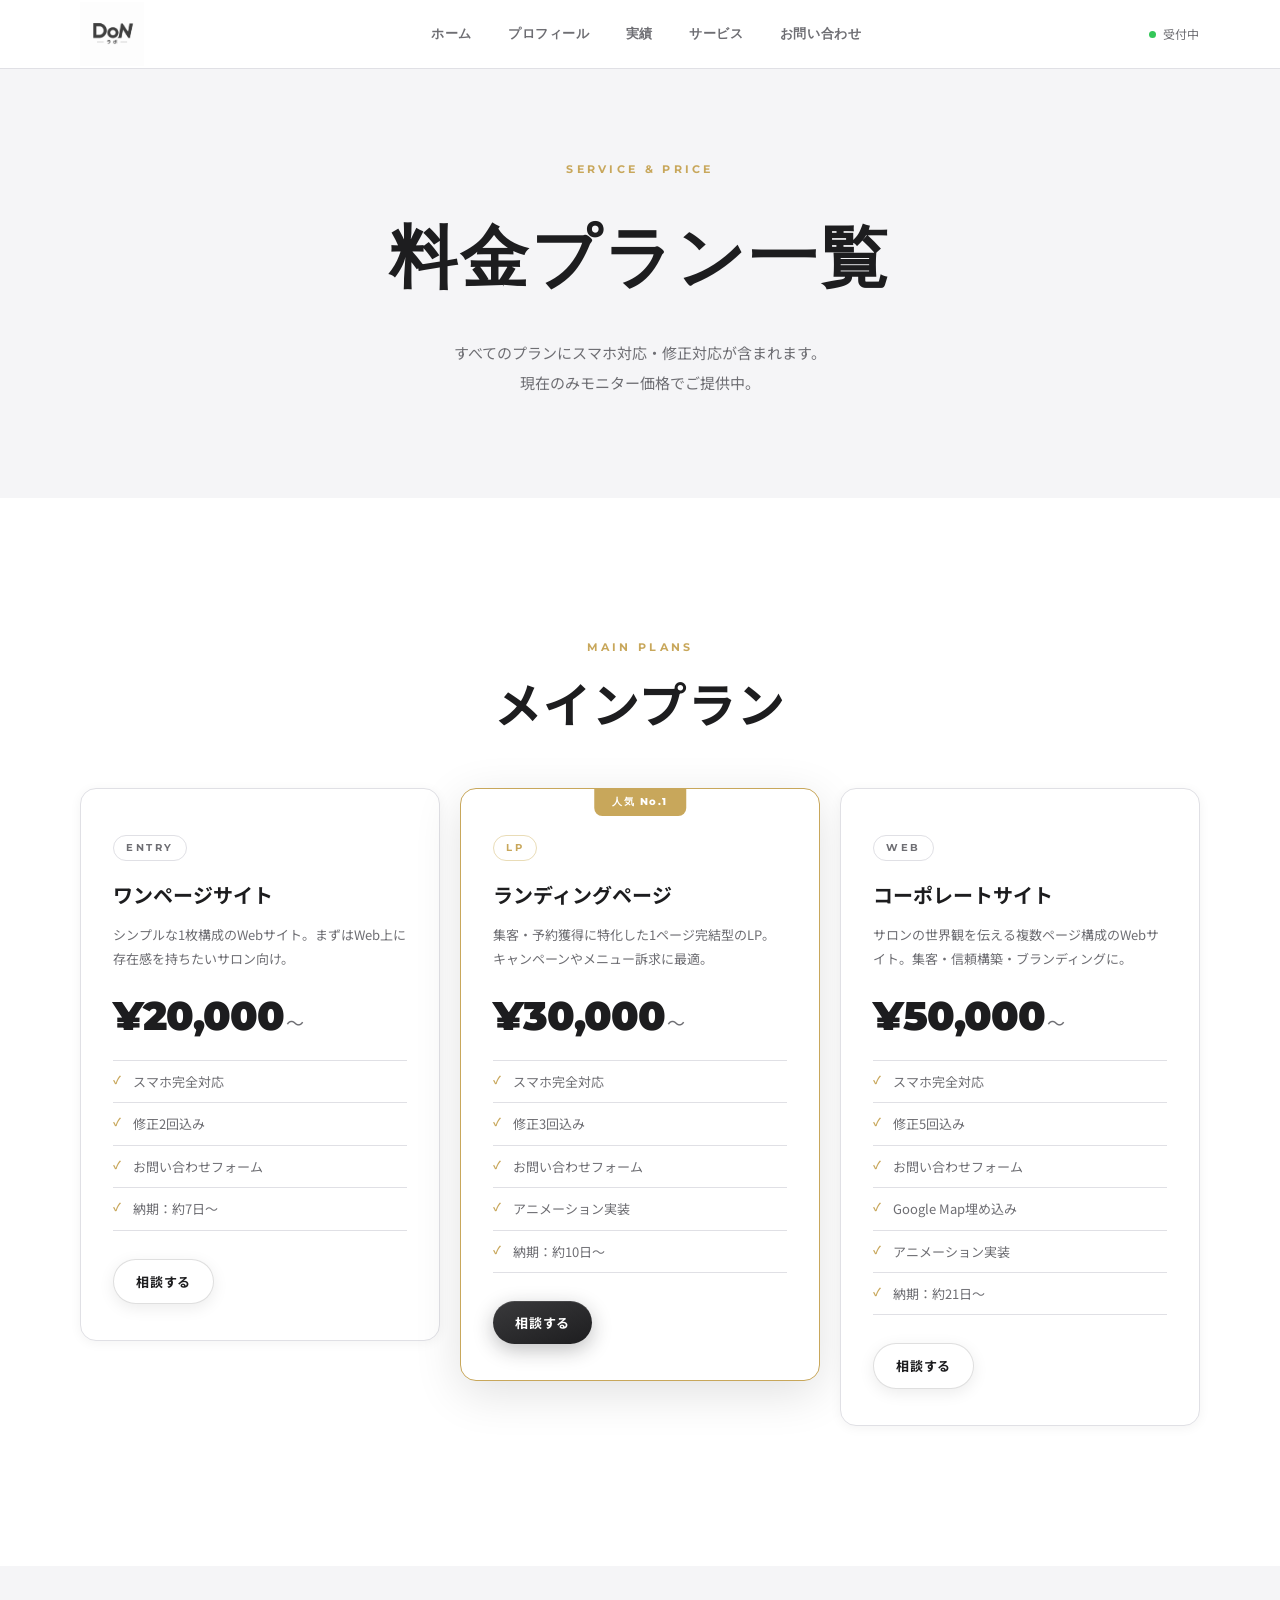
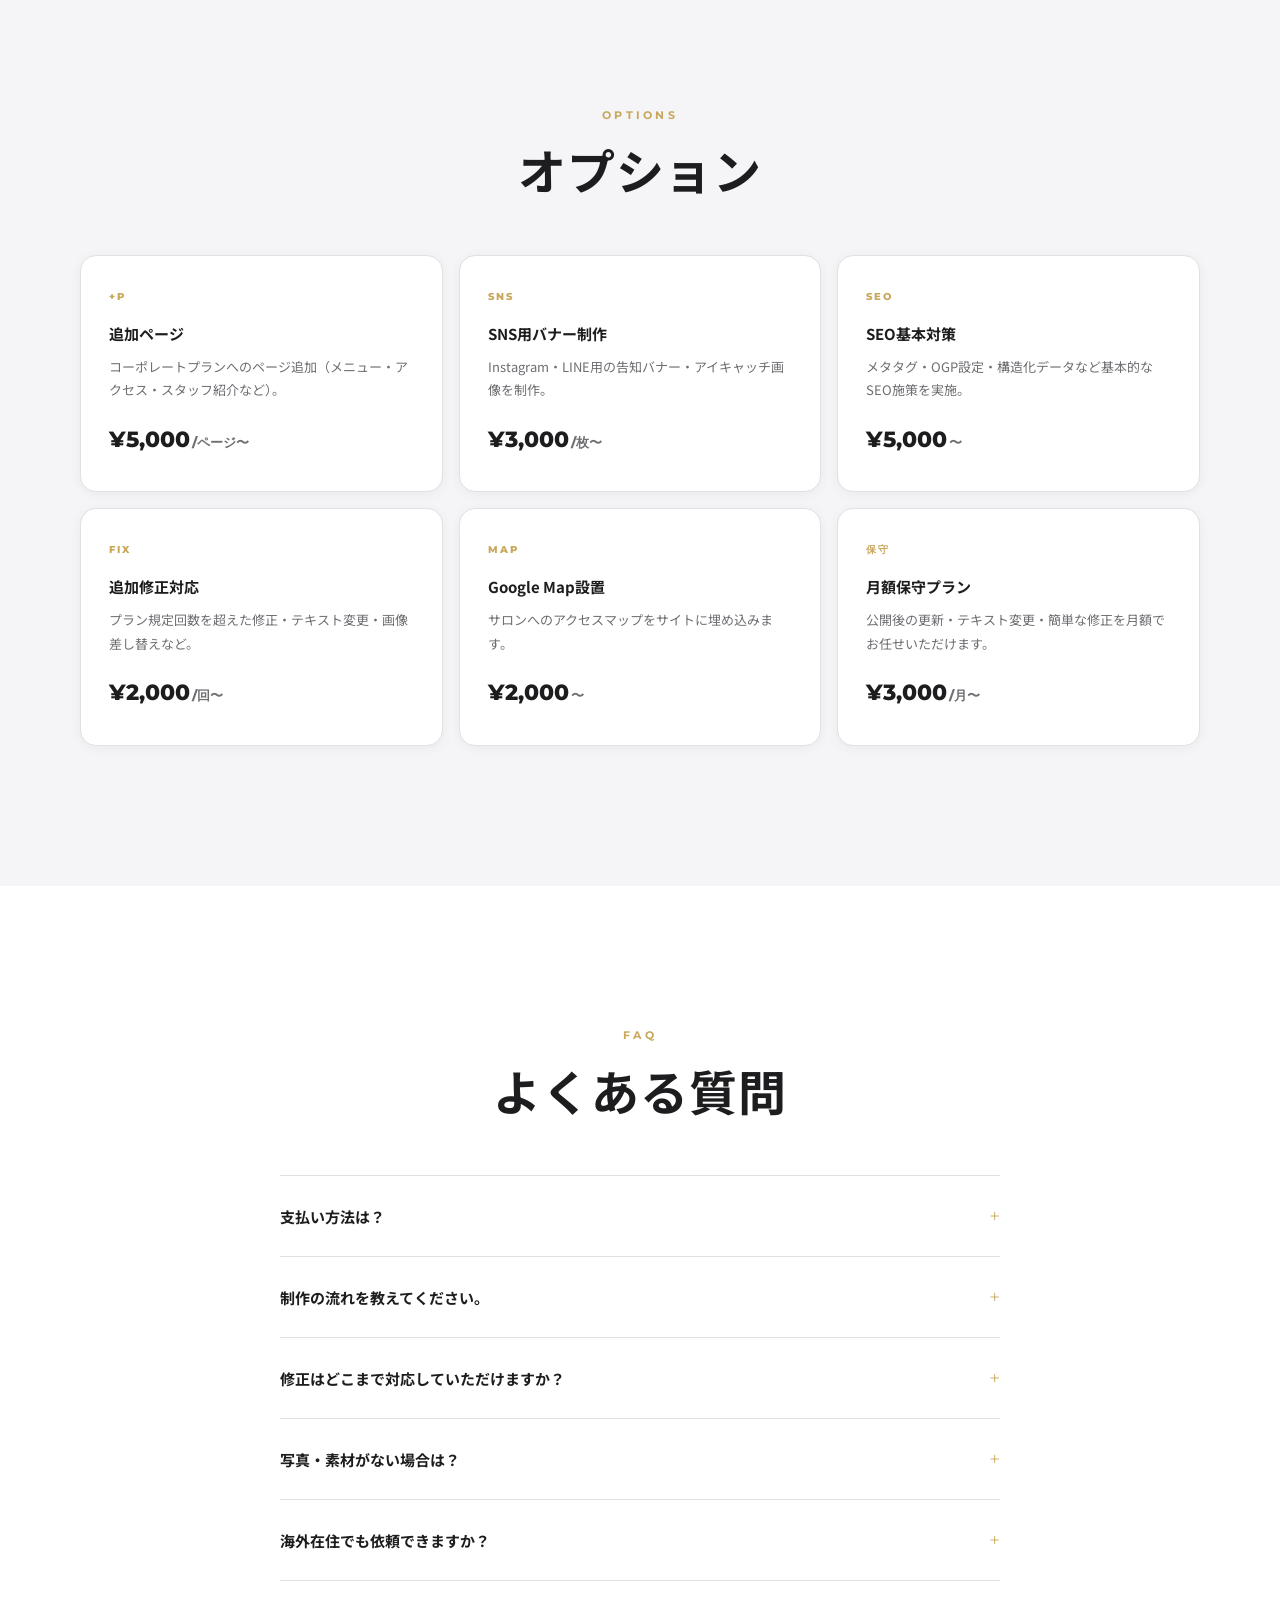
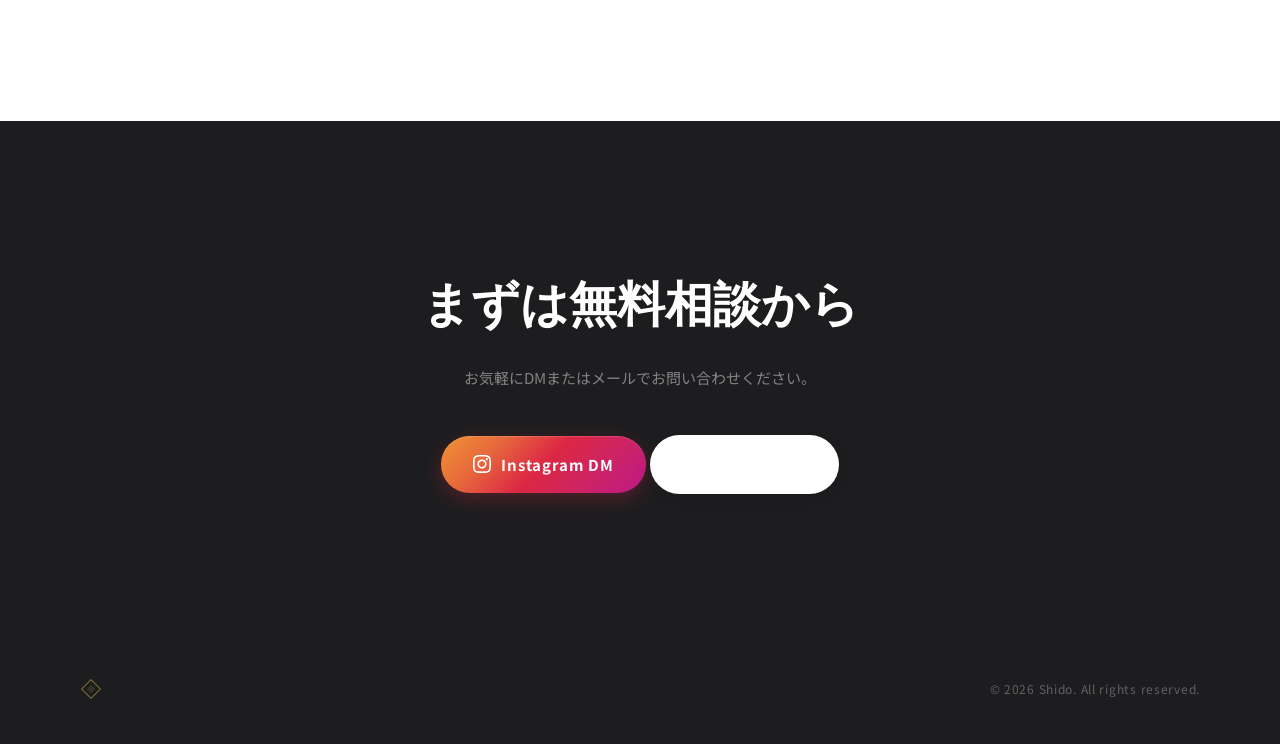
<file: plan.html>
<!DOCTYPE html>
<html lang="ja">
<head>
  <meta charset="UTF-8">
  <meta name="viewport" content="width=device-width, initial-scale=1.0">
  <title>料金プラン一覧 | DoN Lab</title>
  <link rel="preconnect" href="https://fonts.googleapis.com">
  <link rel="preconnect" href="https://fonts.gstatic.com" crossorigin>
  <link href="https://fonts.googleapis.com/css2?family=Inter:wght@300;400;600;700&family=Montserrat:wght@700;800;900&family=Noto+Sans+JP:wght@300;400;700&display=swap" rel="stylesheet">
  <link rel="stylesheet" href="css/base.css">
  <link rel="stylesheet" href="css/plan.css">
</head>
<body>

  <svg class="noise-overlay" xmlns="http://www.w3.org/2000/svg">
    <filter id="noise-filter">
      <feTurbulence type="fractalNoise" baseFrequency="0.65" numOctaves="3" stitchTiles="stitch"/>
      <feColorMatrix type="saturate" values="0"/>
    </filter>
    <rect width="100%" height="100%" filter="url(#noise-filter)"/>
  </svg>

  <header class="header scrolled" id="header">
    <div class="header-inner">
      <a href="index.html" class="logo-mark"><img src="images/logo.png" alt="Shido Logo" class="logo-img"></a>
      <nav class="nav">
        <a href="index.html" class="nav-link">ホーム</a>
        <a href="profile.html" class="nav-link">プロフィール</a>
        <a href="index.html#works" class="nav-link">実績</a>
        <a href="plan.html" class="nav-link nav-link--active">サービス</a>
        <a href="contact.html" class="nav-link">お問い合わせ</a>
      </nav>
      <div class="header-right">
        <div class="availability"><span class="avail-dot"></span><span class="avail-text">受付中</span></div>
        <button class="hamburger" id="hamburger" aria-label="メニュー"><span></span><span></span></button>
      </div>
    </div>
  </header>

  <div class="mobile-nav" id="mobile-nav">
    <a href="index.html" class="mobile-link">ホーム</a>
    <a href="profile.html" class="mobile-link">プロフィール</a>
    <a href="index.html#works" class="mobile-link">実績</a>
    <a href="plan.html" class="mobile-link">サービス</a>
    <a href="contact.html" class="mobile-link">お問い合わせ</a>
  </div>

  <!-- PAGE HERO -->
  <section class="plan-hero">
    <div class="plan-hero-content">
      <div class="section-eyebrow reveal-up">Service &amp; Price</div>
      <h1 class="plan-hero-title reveal-up">料金プラン一覧</h1>
      <p class="plan-hero-sub reveal-up">すべてのプランにスマホ対応・修正対応が含まれます。<br>現在のみモニター価格でご提供中。</p>
    </div>
  </section>

  <!-- MAIN PLANS -->
  <section class="plan-section">
    <div class="container">
      <div class="section-eyebrow reveal-up" style="text-align:center">Main Plans</div>
      <h2 class="section-heading reveal-up" style="text-align:center;margin-bottom:56px">メインプラン</h2>
      <div class="plan-main-grid">

        <div class="plan-card reveal-up" style="--di:0s">
          <div class="plan-card-header">
            <span class="plan-badge">ENTRY</span>
            <h3 class="plan-name">ワンページサイト</h3>
            <p class="plan-desc">シンプルな1枚構成のWebサイト。まずはWeb上に存在感を持ちたいサロン向け。</p>
          </div>
          <div class="plan-price-area">
            <span class="plan-price">¥20,000</span><span class="plan-suffix">〜</span>
          </div>
          <ul class="plan-list">
            <li>スマホ完全対応</li>
            <li>修正2回込み</li>
            <li>お問い合わせフォーム</li>
            <li>納期：約7日〜</li>
          </ul>
          <a href="index.html#contact" class="btn btn-ghost btn-sm magnetic">相談する</a>
        </div>

        <div class="plan-card plan-card--popular reveal-up" style="--di:0.1s">
          <div class="plan-popular-label">人気 No.1</div>
          <div class="plan-card-header">
            <span class="plan-badge plan-badge--gold">LP</span>
            <h3 class="plan-name">ランディングページ</h3>
            <p class="plan-desc">集客・予約獲得に特化した1ページ完結型のLP。キャンペーンやメニュー訴求に最適。</p>
          </div>
          <div class="plan-price-area">
            <span class="plan-price">¥30,000</span><span class="plan-suffix">〜</span>
          </div>
          <ul class="plan-list">
            <li>スマホ完全対応</li>
            <li>修正3回込み</li>
            <li>お問い合わせフォーム</li>
            <li>アニメーション実装</li>
            <li>納期：約10日〜</li>
          </ul>
          <a href="index.html#contact" class="btn btn-primary btn-sm magnetic">相談する</a>
        </div>

        <div class="plan-card reveal-up" style="--di:0.2s">
          <div class="plan-card-header">
            <span class="plan-badge">WEB</span>
            <h3 class="plan-name">コーポレートサイト</h3>
            <p class="plan-desc">サロンの世界観を伝える複数ページ構成のWebサイト。集客・信頼構築・ブランディングに。</p>
          </div>
          <div class="plan-price-area">
            <span class="plan-price">¥50,000</span><span class="plan-suffix">〜</span>
          </div>
          <ul class="plan-list">
            <li>スマホ完全対応</li>
            <li>修正5回込み</li>
            <li>お問い合わせフォーム</li>
            <li>Google Map埋め込み</li>
            <li>アニメーション実装</li>
            <li>納期：約21日〜</li>
          </ul>
          <a href="index.html#contact" class="btn btn-ghost btn-sm magnetic">相談する</a>
        </div>

      </div>
    </div>
  </section>

  <!-- OPTIONS -->
  <section class="plan-section plan-section--dark">
    <div class="container">
      <div class="section-eyebrow reveal-up" style="text-align:center">Options</div>
      <h2 class="section-heading reveal-up" style="text-align:center;margin-bottom:56px">オプション</h2>
      <div class="option-grid">
        <div class="option-card reveal-up" style="--di:0s">
          <div class="option-icon">+P</div>
          <h3 class="option-name">追加ページ</h3>
          <p class="option-desc">コーポレートプランへのページ追加（メニュー・アクセス・スタッフ紹介など）。</p>
          <div class="option-price">¥5,000<span>/ページ〜</span></div>
        </div>
        <div class="option-card reveal-up" style="--di:0.08s">
          <div class="option-icon">SNS</div>
          <h3 class="option-name">SNS用バナー制作</h3>
          <p class="option-desc">Instagram・LINE用の告知バナー・アイキャッチ画像を制作。</p>
          <div class="option-price">¥3,000<span>/枚〜</span></div>
        </div>
        <div class="option-card reveal-up" style="--di:0.16s">
          <div class="option-icon">SEO</div>
          <h3 class="option-name">SEO基本対策</h3>
          <p class="option-desc">メタタグ・OGP設定・構造化データなど基本的なSEO施策を実施。</p>
          <div class="option-price">¥5,000<span>〜</span></div>
        </div>
        <div class="option-card reveal-up" style="--di:0.24s">
          <div class="option-icon">FIX</div>
          <h3 class="option-name">追加修正対応</h3>
          <p class="option-desc">プラン規定回数を超えた修正・テキスト変更・画像差し替えなど。</p>
          <div class="option-price">¥2,000<span>/回〜</span></div>
        </div>
        <div class="option-card reveal-up" style="--di:0.32s">
          <div class="option-icon">MAP</div>
          <h3 class="option-name">Google Map設置</h3>
          <p class="option-desc">サロンへのアクセスマップをサイトに埋め込みます。</p>
          <div class="option-price">¥2,000<span>〜</span></div>
        </div>
        <div class="option-card reveal-up" style="--di:0.4s">
          <div class="option-icon">保守</div>
          <h3 class="option-name">月額保守プラン</h3>
          <p class="option-desc">公開後の更新・テキスト変更・簡単な修正を月額でお任せいただけます。</p>
          <div class="option-price">¥3,000<span>/月〜</span></div>
        </div>
      </div>
    </div>
  </section>

  <!-- FAQ -->
  <section class="plan-section">
    <div class="container">
      <div class="section-eyebrow reveal-up" style="text-align:center">FAQ</div>
      <h2 class="section-heading reveal-up" style="text-align:center;margin-bottom:56px">よくある質問</h2>
      <div class="faq-list">
        <details class="faq-item reveal-up">
          <summary class="faq-q">支払い方法は？</summary>
          <div class="faq-a">銀行振込にてお支払いいただきます。制作開始前に50%、納品時に残り50%をいただいております。</div>
        </details>
        <details class="faq-item reveal-up">
          <summary class="faq-q">制作の流れを教えてください。</summary>
          <div class="faq-a">① ご相談・ヒアリング → ② お見積もり → ③ ご入金（前払い50%）→ ④ 制作・確認 → ⑤ 納品・残金お支払い、の流れで進めます。</div>
        </details>
        <details class="faq-item reveal-up">
          <summary class="faq-q">修正はどこまで対応していただけますか？</summary>
          <div class="faq-a">テキスト・色・画像差し替えなどのマイナーな修正は規定回数内で対応します。構成・レイアウトの大幅変更は別途お見積もりになります。</div>
        </details>
        <details class="faq-item reveal-up">
          <summary class="faq-q">写真・素材がない場合は？</summary>
          <div class="faq-a">フリー素材をご提案します。サロンのお写真がある場合は、ご提供いただけると世界観により近いサイトが制作できます。</div>
        </details>
        <details class="faq-item reveal-up">
          <summary class="faq-q">海外在住でも依頼できますか？</summary>
          <div class="faq-a">もちろんです。オンライン完結で全国・海外どこからでもご依頼いただけます。</div>
        </details>
      </div>
    </div>
  </section>

  <!-- CTA -->
  <section class="plan-cta">
    <div class="container">
      <h2 class="plan-cta-title reveal-up">まずは無料相談から</h2>
      <p class="plan-cta-sub reveal-up">お気軽にDMまたはメールでお問い合わせください。</p>
      <div class="contact-btns reveal-up">
        <a href="https://www.instagram.com/" target="_blank" rel="noopener" class="btn btn-instagram magnetic">
          <svg width="18" height="18" viewBox="0 0 24 24" fill="currentColor"><path d="M12 2.163c3.204 0 3.584.012 4.85.07 3.252.148 4.771 1.691 4.919 4.919.058 1.265.069 1.645.069 4.849 0 3.205-.012 3.584-.069 4.849-.149 3.225-1.664 4.771-4.919 4.919-1.266.058-1.644.07-4.85.07-3.204 0-3.584-.012-4.849-.07-3.26-.149-4.771-1.699-4.919-4.92-.058-1.265-.07-1.644-.07-4.849 0-3.204.013-3.583.07-4.849.149-3.227 1.664-4.771 4.919-4.919 1.266-.057 1.645-.069 4.849-.069zm0-2.163c-3.259 0-3.667.014-4.947.072-4.358.2-6.78 2.618-6.98 6.98-.059 1.281-.073 1.689-.073 4.948 0 3.259.014 3.668.072 4.948.2 4.358 2.618 6.78 6.98 6.98 1.281.058 1.689.072 4.948.072 3.259 0 3.668-.014 4.948-.072 4.354-.2 6.782-2.618 6.979-6.98.059-1.28.073-1.689.073-4.948 0-3.259-.014-3.667-.072-4.947-.196-4.354-2.617-6.78-6.979-6.98-1.281-.059-1.69-.073-4.949-.073zm0 5.838c-3.403 0-6.162 2.759-6.162 6.162s2.759 6.163 6.162 6.163 6.162-2.759 6.162-6.163c0-3.403-2.759-6.162-6.162-6.162zm0 10.162c-2.209 0-4-1.79-4-4 0-2.209 1.791-4 4-4s4 1.791 4 4c0 2.21-1.791 4-4 4zm6.406-11.845c-.796 0-1.441.645-1.441 1.44s.645 1.44 1.441 1.44c.795 0 1.439-.645 1.439-1.44s-.644-1.44-1.439-1.44z"/></svg>
          Instagram DM
        </a>
        <a href="mailto:your@email.com" class="btn btn-ghost magnetic">
          <svg width="18" height="18" viewBox="0 0 24 24" fill="none" stroke="currentColor" stroke-width="2"><rect x="2" y="4" width="20" height="16" rx="2"/><path d="m22 7-10 7L2 7"/></svg>
          メールで相談
        </a>
      </div>
    </div>
  </section>

  <footer class="footer">
    <div class="container footer-inner">
      <div class="footer-logo"><svg width="22" height="22" viewBox="0 0 26 26" fill="none" xmlns="http://www.w3.org/2000/svg"><path d="M13 2L24 13L13 24L2 13Z" stroke="#c9a84c" stroke-width="1.2"/><path d="M13 8L18 13L13 18L8 13Z" fill="rgba(201,168,76,0.25)"/></svg></div>
      <p class="footer-copy">&copy; 2026 Shido. All rights reserved.</p>
    </div>
  </footer>

  <script src="js/script.js"></script>
  <script>
    document.body.classList.remove('loading');
    document.querySelectorAll('.reveal-up').forEach(el => {
      new IntersectionObserver((entries, obs) => {
        entries.forEach(e => { if (e.isIntersecting) { e.target.classList.add('visible'); obs.unobserve(e.target); } });
      }, { threshold: 0.1 }).observe(el);
    });
    setTimeout(() => document.querySelectorAll('.plan-hero .reveal-up').forEach(el => el.classList.add('visible')), 100);
  </script>
</body>
</html>
</file>
<file: css/base.css>
/* ===== RESET & BASE ===== */
*, *::before, *::after { box-sizing: border-box; margin: 0; padding: 0; }

:root {
  --bg:          #ffffff;
  --bg-2:        #f5f5f7;
  --bg-3:        #fafafa;
  --text:        #1d1d1f;
  --muted:       #6e6e73;
  --gold:        #C8A75B;
  --gold-l:      #e2c87a;
  --gold-d:      #9a7830;
  --border:      #e0e0e5;
  --shadow-sm:   0 2px 12px rgba(0,0,0,0.05);
  --shadow:      0 4px 28px rgba(0,0,0,0.08);
  --shadow-md:   0 12px 48px rgba(0,0,0,0.12);
  --radius:      16px;
  --ease-out:    cubic-bezier(0.16, 1, 0.3, 1);
  --ease-in-out: cubic-bezier(0.87, 0, 0.13, 1);
}

html { scroll-behavior: smooth; }

body {
  background: var(--bg);
  color: var(--text);
  font-family: 'Noto Sans JP', sans-serif;
  font-size: 17px;
  line-height: 1.8;
  -webkit-font-smoothing: antialiased;
  overflow-x: hidden;
}

body.loading { overflow: hidden; }
img { display: block; width: 100%; height: 100%; object-fit: cover; }
a { text-decoration: none; color: inherit; }

.container { width: 90%; max-width: 1120px; margin: 0 auto; }
.section { padding: 140px 0; }

.noise-overlay { display: none; }

/* ===== LOADER ===== */
.loader {
  position: fixed;
  inset: 0;
  background: var(--bg);
  z-index: 10000;
  display: flex;
  align-items: center;
  justify-content: center;
  transition: transform 0.9s var(--ease-in-out);
}
.loader.hide { transform: translateY(-100%); }
.loader-inner { text-align: center; }
.loader-mark { display: flex; justify-content: center; margin-bottom: 28px; }

.loader-track {
  width: 160px;
  height: 1px;
  background: var(--border);
  margin: 0 auto 12px;
  overflow: hidden;
}
.loader-fill {
  height: 100%;
  width: 0%;
  background: var(--text);
  transition: width 0.1s linear;
}
.loader-pct {
  font-family: 'Montserrat', sans-serif;
  font-size: 11px;
  letter-spacing: 0.25em;
  color: var(--muted);
}

/* ===== HEADER ===== */
.header {
  position: fixed;
  inset: 0 0 auto 0;
  z-index: 1000;
  background: #fff;
  border-bottom: 1px solid var(--border);
  transition: background 0.4s, border-color 0.4s, box-shadow 0.4s, transform 0.3s ease;
}
@media (max-width: 767px) {
  .header.header--hidden {
    transform: translateY(-100%);
  }
}
.header.scrolled {
  background: rgba(255,255,255,0.88);
  backdrop-filter: blur(20px);
  -webkit-backdrop-filter: blur(20px);
  border-bottom: 1px solid var(--border);
  box-shadow: 0 1px 24px rgba(0,0,0,0.06);
}
.header-inner {
  display: flex;
  align-items: center;
  justify-content: space-between;
  height: 68px;
  width: 90%;
  max-width: 1120px;
  margin: 0 auto;
}

.logo-mark { display: flex; align-items: center; opacity: 0.8; transition: opacity 0.3s; }
.logo-mark:hover { opacity: 0.4; }
.logo-img { height: 64px; width: auto; }

.nav { display: flex; gap: 36px; }
.nav-link {
  font-family: 'Montserrat', sans-serif;
  font-size: 13px;
  font-weight: 600;
  color: var(--muted);
  letter-spacing: 0.05em;
  position: relative;
  transition: color 0.25s;
}
.nav-link::after {
  content: '';
  position: absolute;
  bottom: -3px; left: 0;
  width: 0; height: 1.5px;
  background: var(--text);
  transition: width 0.3s var(--ease-out);
}
.nav-link:hover { color: var(--text); }
.nav-link:hover::after { width: 100%; }

.header-right { display: flex; align-items: center; gap: 20px; }

.availability {
  display: flex;
  align-items: center;
  gap: 7px;
  font-size: 12px;
  color: var(--muted);
  letter-spacing: 0.04em;
}
.avail-dot {
  width: 7px; height: 7px;
  border-radius: 50%;
  background: #34c759;
  box-shadow: 0 0 0 0 rgba(52,199,89,0.4);
  animation: pulse-dot 2.5s infinite;
}
@keyframes pulse-dot {
  0%   { box-shadow: 0 0 0 0 rgba(52,199,89,0.4); }
  70%  { box-shadow: 0 0 0 8px rgba(52,199,89,0); }
  100% { box-shadow: 0 0 0 0 rgba(52,199,89,0); }
}

.hamburger {
  display: none;
  flex-direction: column;
  gap: 5px;
  background: none;
  border: none;
  padding: 4px;
}
.hamburger span {
  display: block;
  width: 22px; height: 1.5px;
  background: var(--text);
  transition: all 0.3s;
  transform-origin: center;
}
.hamburger.open span:nth-child(1) { transform: rotate(45deg) translate(4.5px, 4.5px); }
.hamburger.open span:nth-child(2) { transform: rotate(-45deg) translate(4.5px, -4.5px); }

/* MOBILE NAV */
.mobile-nav {
  position: fixed;
  inset: 0;
  background: var(--bg);
  z-index: 999;
  display: flex;
  flex-direction: column;
  align-items: center;
  justify-content: center;
  gap: 36px;
  opacity: 0;
  pointer-events: none;
  transition: opacity 0.35s;
}
.mobile-nav.open { opacity: 1; pointer-events: all; }
.mobile-link {
  font-family: 'Montserrat', sans-serif;
  font-size: clamp(28px, 7vw, 48px);
  font-weight: 700;
  color: var(--muted);
  letter-spacing: 0.04em;
  transition: color 0.2s;
}
.mobile-link:hover { color: var(--text); }

/* ===== SECTION COMMON ===== */
.section-eyebrow {
  font-family: 'Montserrat', sans-serif;
  font-size: 11px;
  font-weight: 700;
  letter-spacing: 0.3em;
  color: var(--gold);
  text-transform: uppercase;
  margin-bottom: 16px;
  display: block;
}
.section-heading {
  font-size: clamp(30px, 4vw, 48px);
  font-weight: 700;
  line-height: 1.2;
  letter-spacing: 0.02em;
  color: var(--text);
  margin-bottom: 16px;
}
.section-header {
  text-align: center;
  margin-bottom: 80px;
}
.section-note {
  font-size: 15px;
  color: var(--muted);
  margin-top: 10px;
  line-height: 1.9;
}
.gold { color: var(--gold); font-weight: 700; }

/* ===== REVEAL ANIMATIONS ===== */
.reveal-up {
  opacity: 0;
  transform: translateY(32px);
  transition: opacity 0.8s var(--ease-out), transform 0.8s var(--ease-out);
  transition-delay: var(--di, 0s);
}
.reveal-up.visible { opacity: 1; transform: translateY(0); }

/* ===== BUTTONS ===== */
.btn {
  display: inline-flex;
  align-items: center;
  gap: 10px;
  padding: 15px 32px;
  border-radius: 980px;
  font-family: 'Noto Sans JP', sans-serif;
  font-size: 15px;
  font-weight: 700;
  letter-spacing: 0.06em;
  border: none;
  cursor: pointer;
  transition: transform 0.25s var(--ease-out), box-shadow 0.25s;
}
.btn:hover { transform: translateY(-3px); }
.btn:active { transform: translateY(1px); }

.btn-primary {
  background: linear-gradient(160deg, #3a3a3c 0%, #1d1d1f 100%);
  color: #fff;
  box-shadow: 0 6px 20px rgba(29,29,31,0.28), inset 0 1px 0 rgba(255,255,255,0.1);
}
.btn-primary:hover {
  box-shadow: 0 12px 32px rgba(29,29,31,0.38), inset 0 1px 0 rgba(255,255,255,0.1);
}

.btn-ghost {
  background: #fff;
  color: var(--text);
  border: 1.5px solid rgba(29,29,31,0.14);
  box-shadow: 0 4px 16px rgba(0,0,0,0.08), inset 0 1px 0 rgba(255,255,255,0.9);
}
.btn-ghost:hover {
  background: var(--text);
  color: #fff;
  border-color: var(--text);
  box-shadow: 0 10px 28px rgba(29,29,31,0.22);
}

.btn-instagram {
  background: linear-gradient(135deg,#f09433,#e6683c,#dc2743,#cc2366,#bc1888);
  color: #fff;
  box-shadow: 0 6px 20px rgba(220,39,67,0.28), inset 0 1px 0 rgba(255,255,255,0.15);
}
.btn-instagram:hover { box-shadow: 0 12px 32px rgba(220,39,67,0.4); }

.btn-lg { padding: 18px 44px; font-size: 16px; }
.btn-sm { padding: 10px 22px; font-size: 13px; }

.btn-line {
  background: #06C755;
  color: #fff;
  box-shadow: 0 6px 20px rgba(6,199,85,0.3), inset 0 1px 0 rgba(255,255,255,0.15);
}
.btn-line:hover {
  background: #05b34c;
  box-shadow: 0 12px 32px rgba(6,199,85,0.4);
}

.btn-gold {
  background: linear-gradient(160deg, #d9b86a 0%, #C8A75B 40%, #a8862a 100%);
  color: #fff;
  box-shadow: 0 6px 24px rgba(200,167,91,0.42), inset 0 1px 0 rgba(255,255,255,0.22);
}
.btn-gold:hover {
  box-shadow: 0 14px 40px rgba(200,167,91,0.55), inset 0 1px 0 rgba(255,255,255,0.22);
  filter: brightness(1.06);
}

/* ===== SECTION CTA ===== */
.section-cta {
  margin-top: 72px;
  padding-top: 56px;
  border-top: 1px solid var(--border);
  text-align: center;
}
.section-cta-text {
  font-size: 17px;
  color: var(--muted);
  margin-bottom: 28px;
  line-height: 1.8;
}

/* ===== FOOTER ===== */
.footer {
  background: var(--text);
  padding: 44px 0;
}
.footer-inner {
  display: flex;
  align-items: center;
  justify-content: space-between;
}
.footer-logo { display: flex; align-items: center; opacity: 0.6; }
.footer-copy { font-size: 12px; color: rgba(255,255,255,0.3); letter-spacing: 0.06em; }

/* ===== RESPONSIVE ===== */
@media (max-width: 768px) {
  .section { padding: 100px 0; }
  .nav, .availability { display: none; }
  .hamburger { display: flex; }
  .footer-inner { flex-direction: column; gap: 12px; text-align: center; }
  .section-header { margin-bottom: 60px; }
}
</file>
<file: css/contact.css>
/* ===== CONTACT PAGE ===== */
.cf-hero {
  padding: 160px 0 80px;
  text-align: center;
  background: var(--bg);
  border-bottom: 1px solid var(--border);
}
.cf-hero-title {
  font-size: clamp(36px, 6vw, 60px);
  font-weight: 900;
  color: var(--text);
  margin: 8px 0 16px;
  font-family: 'Montserrat', sans-serif;
}
.cf-hero-sub {
  font-size: 15px;
  color: var(--text-muted);
  line-height: 1.8;
}
.cf-section { background: var(--bg-2); padding: 80px 0; }
.cf-container {
  max-width: 640px;
  margin: 0 auto;
  padding: 0 24px;
}
.cf-lead {
  font-size: 15px;
  line-height: 1.9;
  color: var(--text-muted);
  margin-bottom: 48px;
  text-align: center;
}
.cf-accent { color: var(--gold); font-weight: 700; }
.cf-form { display: flex; flex-direction: column; gap: 28px; }
.cf-field { display: flex; flex-direction: column; gap: 8px; }
.cf-label {
  font-size: 14px;
  font-weight: 600;
  color: var(--text);
  display: flex;
  align-items: center;
  gap: 8px;
}
.cf-required {
  font-size: 11px;
  font-weight: 700;
  background: var(--gold);
  color: #fff;
  padding: 2px 7px;
  border-radius: 4px;
  letter-spacing: 0.05em;
}
.cf-input, .cf-textarea {
  width: 100%;
  background: var(--bg);
  border: 1px solid var(--border);
  border-radius: 8px;
  padding: 14px 16px;
  font-size: 15px;
  color: var(--text);
  font-family: 'Noto Sans JP', sans-serif;
  transition: border-color 0.2s;
  box-sizing: border-box;
}
.cf-input:focus, .cf-textarea:focus {
  outline: none;
  border-color: var(--gold);
}
.cf-input::placeholder, .cf-textarea::placeholder { color: var(--text-muted); opacity: 0.6; }
.cf-textarea { resize: vertical; min-height: 140px; }
.cf-radio-group { display: flex; gap: 20px; flex-wrap: wrap; }
.cf-radio {
  display: flex;
  align-items: center;
  gap: 8px;
  cursor: pointer;
  font-size: 15px;
  color: var(--text);
}
.cf-radio input[type="radio"] { accent-color: var(--gold); width: 16px; height: 16px; }
.cf-privacy { margin-top: 4px; }
.cf-check {
  display: flex;
  align-items: flex-start;
  gap: 10px;
  cursor: pointer;
  font-size: 14px;
  color: var(--text-muted);
  line-height: 1.7;
}
.cf-check input[type="checkbox"] { accent-color: var(--gold); width: 16px; height: 16px; margin-top: 3px; flex-shrink: 0; }
.cf-privacy-link { color: var(--gold); text-decoration: underline; }
.cf-submit-wrap { text-align: center; margin-top: 8px; }
.cf-submit {
  background: var(--gold);
  color: #fff;
  border: none;
  border-radius: 8px;
  padding: 18px 56px;
  font-size: 16px;
  font-weight: 700;
  font-family: 'Noto Sans JP', sans-serif;
  letter-spacing: 0.08em;
  cursor: pointer;
  transition: background 0.2s, transform 0.2s;
  width: 100%;
}
.cf-submit:hover { background: var(--gold-d); transform: translateY(-2px); }
.cf-alt {
  text-align: center;
  margin-top: 56px;
  padding-top: 48px;
  border-top: 1px solid var(--border);
}
.cf-alt-text {
  font-size: 14px;
  color: var(--text-muted);
  margin-bottom: 20px;
}

.contact-btns {
  display: flex;
  gap: 20px;
  justify-content: center;
  flex-wrap: wrap;
}
.contact-btns .btn {
  min-width: 180px;
  justify-content: center;
}
</file>
<file: css/plan.css>
/* ===== PLAN PAGE ===== */

/* HERO */
.plan-hero {
  position: relative;
  padding: 160px 0 100px;
  text-align: center;
  background: var(--bg-2);
}
.plan-hero-bg-text { display: none; }
.plan-hero-content { position: relative; z-index: 1; }
.plan-hero-title {
  font-family: 'Montserrat', sans-serif;
  font-size: clamp(36px, 6vw, 68px);
  font-weight: 900;
  letter-spacing: 0.04em;
  margin: 12px 0 20px;
  color: var(--text);
}
.plan-hero-sub {
  font-size: 15px;
  color: var(--muted);
  line-height: 2;
}

/* PLAN SECTIONS */
.plan-section { padding: 140px 0; background: var(--bg); }
.plan-section--dark { background: var(--bg-2); }

/* MAIN PLAN CARDS */
.plan-main-grid {
  display: grid;
  grid-template-columns: repeat(3, 1fr);
  gap: 20px;
  align-items: start;
}

.plan-card {
  position: relative;
  border: 1.5px solid var(--border);
  background: var(--bg);
  padding: 40px 32px 36px;
  border-radius: var(--radius);
  box-shadow: var(--shadow-sm);
  transition: transform 0.35s var(--ease-out), box-shadow 0.35s, border-color 0.3s;
}
.plan-card:hover {
  transform: translateY(-6px);
  box-shadow: var(--shadow-md);
  border-color: var(--gold);
}
.plan-card--popular {
  border-color: var(--gold);
  transform: translateY(-8px);
  box-shadow: var(--shadow-md);
}
.plan-card--popular:hover { transform: translateY(-14px); }

.plan-popular-label {
  position: absolute;
  top: -1px; left: 50%;
  transform: translateX(-50%);
  background: var(--gold);
  color: #ffffff;
  font-family: 'Montserrat', sans-serif;
  font-size: 10px;
  font-weight: 800;
  letter-spacing: 0.15em;
  padding: 5px 18px;
  border-radius: 0 0 8px 8px;
  white-space: nowrap;
}

.plan-badge {
  display: inline-block;
  font-family: 'Montserrat', sans-serif;
  font-size: 10px;
  font-weight: 700;
  letter-spacing: 0.25em;
  color: var(--muted);
  border: 1px solid var(--border);
  border-radius: 980px;
  padding: 3px 12px;
  margin-bottom: 16px;
  text-transform: uppercase;
}
.plan-badge--gold { color: var(--gold); border-color: rgba(201,168,76,0.4); }

.plan-name { font-size: 20px; font-weight: 700; margin-bottom: 10px; color: var(--text); }
.plan-desc { font-size: 13px; color: var(--muted); line-height: 1.9; margin-bottom: 24px; }

.plan-price-area { margin-bottom: 24px; line-height: 1; }
.plan-price {
  font-family: 'Montserrat', sans-serif;
  font-size: 40px;
  font-weight: 900;
  color: var(--text);
  letter-spacing: -0.02em;
}
.plan-suffix { font-size: 18px; color: var(--muted); margin-left: 2px; }

.plan-list { list-style: none; margin-bottom: 28px; }
.plan-list li {
  font-size: 13px;
  color: var(--muted);
  padding: 9px 0 9px 20px;
  border-bottom: 1px solid var(--border);
  position: relative;
}
.plan-list li:first-child { border-top: 1px solid var(--border); }
.plan-list li::before {
  content: '✓';
  position: absolute;
  left: 0;
  color: var(--gold);
  font-weight: 700;
  font-size: 11px;
}

/* STRENGTHS */
.strength-grid {
  display: grid;
  grid-template-columns: repeat(3, 1fr);
  gap: 20px;
}
.strength-card {
  position: relative;
  padding: 40px 32px;
  background: var(--bg);
  border: 1px solid var(--border);
  border-radius: var(--radius);
  box-shadow: var(--shadow-sm);
  overflow: hidden;
  transition: transform 0.3s var(--ease-out), box-shadow 0.3s, border-color 0.3s;
}
.strength-card::before {
  content: '';
  position: absolute;
  top: 0; left: 0;
  width: 3px; height: 0;
  background: var(--gold);
  transition: height 0.4s var(--ease-out);
}
.strength-card:hover {
  transform: translateY(-4px);
  box-shadow: var(--shadow-md);
  border-color: var(--gold);
}
.strength-card:hover::before { height: 100%; }
.strength-icon {
  font-family: 'Montserrat', sans-serif;
  font-size: 40px;
  font-weight: 900;
  color: rgba(201,168,76,0.15);
  line-height: 1;
  margin-bottom: 20px;
}
.strength-title { font-size: 17px; font-weight: 700; margin-bottom: 10px; color: var(--text); }
.strength-text { font-size: 14px; color: var(--muted); line-height: 1.9; }

/* OPTION CARDS */
.option-grid {
  display: grid;
  grid-template-columns: repeat(3, 1fr);
  gap: 16px;
}
.option-card {
  background: var(--bg);
  border: 1px solid var(--border);
  border-radius: var(--radius);
  padding: 32px 28px;
  box-shadow: var(--shadow-sm);
  transition: transform 0.3s var(--ease-out), box-shadow 0.3s, border-color 0.3s;
}
.option-card:hover {
  transform: translateY(-4px);
  box-shadow: var(--shadow-md);
  border-color: var(--gold);
}
.option-icon {
  font-family: 'Montserrat', sans-serif;
  font-size: 10px;
  font-weight: 800;
  letter-spacing: 0.2em;
  color: var(--gold);
  margin-bottom: 14px;
}
.option-name { font-size: 15px; font-weight: 700; margin-bottom: 8px; color: var(--text); }
.option-desc { font-size: 13px; color: var(--muted); line-height: 1.8; margin-bottom: 18px; }
.option-price {
  font-family: 'Montserrat', sans-serif;
  font-size: 22px;
  font-weight: 800;
  color: var(--text);
}
.option-price span { font-size: 13px; color: var(--muted); margin-left: 2px; }

/* PROCESS */
.process-list { max-width: 680px; margin: 0 auto; }
.process-item {
  display: grid;
  grid-template-columns: 80px 1fr;
  gap: 32px;
}
.process-step {
  display: flex;
  flex-direction: column;
  align-items: center;
  padding-top: 4px;
}
.process-num {
  font-family: 'Montserrat', sans-serif;
  font-size: 13px;
  font-weight: 700;
  color: var(--gold);
  letter-spacing: 0.1em;
  width: 44px; height: 44px;
  border: 1.5px solid rgba(201,168,76,0.4);
  border-radius: 50%;
  display: flex;
  align-items: center;
  justify-content: center;
  flex-shrink: 0;
  background: var(--bg);
}
.process-line {
  width: 1px;
  flex: 1;
  min-height: 40px;
  background: linear-gradient(to bottom, rgba(201,168,76,0.25), rgba(201,168,76,0.03));
  margin-top: 8px;
}
.process-body { padding: 4px 0 48px; }
.process-item:last-child .process-body { padding-bottom: 0; }
.process-title { font-size: 18px; font-weight: 700; margin-bottom: 10px; color: var(--text); }
.process-text { font-size: 14px; color: var(--muted); line-height: 1.9; margin-bottom: 10px; }
.process-duration {
  font-family: 'Montserrat', sans-serif;
  font-size: 11px;
  font-weight: 700;
  letter-spacing: 0.15em;
  color: var(--gold);
  text-transform: uppercase;
}

/* FAQ */
.faq-list { max-width: 720px; margin: 0 auto; }
.faq-item { border-bottom: 1px solid var(--border); }
.faq-item:first-child { border-top: 1px solid var(--border); }
.faq-q {
  list-style: none;
  display: flex;
  align-items: center;
  justify-content: space-between;
  padding: 22px 0;
  font-size: 15px;
  font-weight: 700;
  cursor: none;
  user-select: none;
  gap: 16px;
  color: var(--text);
  transition: color 0.2s;
}
.faq-q:hover { color: var(--gold); }
.faq-q::after {
  content: '+';
  font-family: 'Montserrat', sans-serif;
  font-size: 20px;
  font-weight: 300;
  color: var(--gold);
  flex-shrink: 0;
  transition: transform 0.3s;
}
details[open] .faq-q::after { transform: rotate(45deg); }
.faq-a {
  font-size: 14px;
  color: var(--muted);
  line-height: 1.9;
  padding-bottom: 20px;
  padding-right: 32px;
}

/* CTA */
.plan-cta {
  position: relative;
  padding: 140px 0;
  text-align: center;
  background: var(--text);
}
.plan-cta-bg-text { display: none; }
.plan-cta-title {
  font-family: 'Montserrat', sans-serif;
  font-size: clamp(28px, 4vw, 48px);
  font-weight: 900;
  margin-bottom: 16px;
  color: #ffffff;
}
.plan-cta-sub {
  font-size: 15px;
  color: rgba(255,255,255,0.45);
  margin-bottom: 44px;
}
.plan-cta .section-eyebrow { color: var(--gold); }
.plan-cta .btn-ghost {
  border-color: rgba(255,255,255,0.25);
  color: #ffffff;
}
.plan-cta .btn-ghost:hover {
  border-color: #ffffff;
  background: #ffffff;
  color: var(--text);
}
.contact-btns { position: relative; }

/* RESPONSIVE */
@media (max-width: 900px) {
  .plan-main-grid { grid-template-columns: 1fr; max-width: 440px; margin: 0 auto; }
  .plan-card--popular { transform: none; }
  .option-grid { grid-template-columns: repeat(2, 1fr); }
  .strength-grid { grid-template-columns: 1fr; }
}
@media (max-width: 600px) {
  .option-grid { grid-template-columns: 1fr; }
  .process-item { grid-template-columns: 56px 1fr; gap: 20px; }
}
</file>
